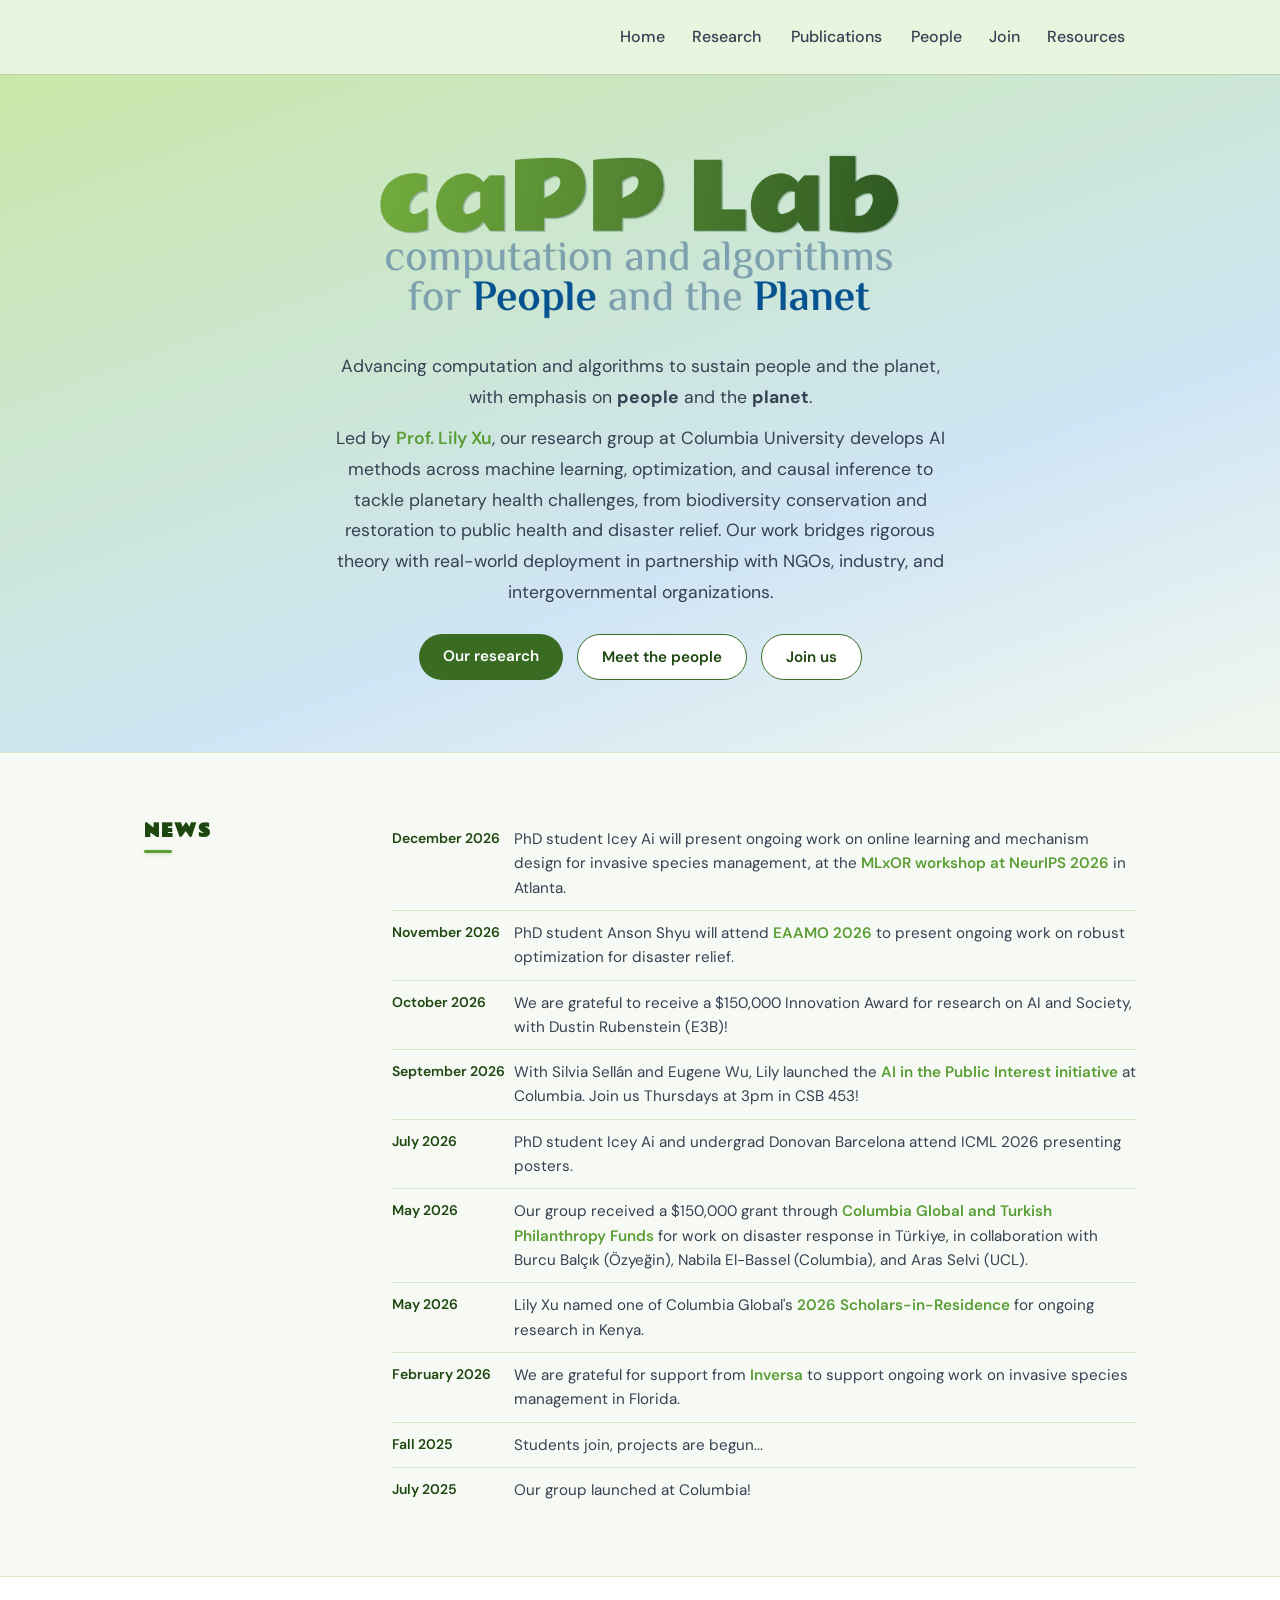
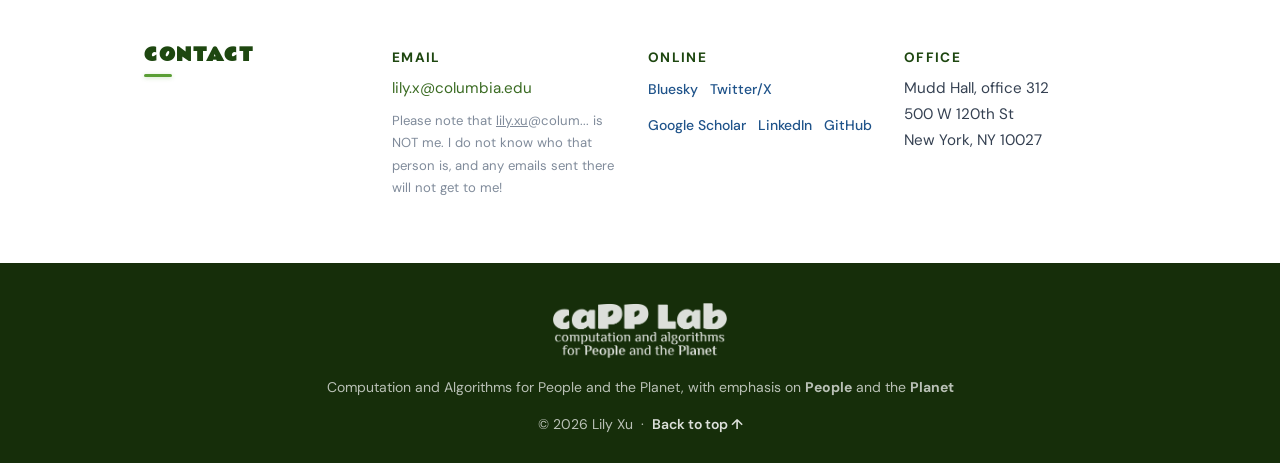
<file: index.html>
<!doctype html><html lang=en><script src="https://www.googletagmanager.com/gtag/js?id=G-HGBW3JQDHS" async></script><script>window.dataLayer=window.dataLayer||[];function gtag(){dataLayer.push(arguments)}gtag(`js`,/* @__PURE__ */ new Date),gtag(`config`,`G-HGBW3JQDHS`);</script><meta charset=utf-8><meta content="width=device-width,initial-scale=1" name=viewport><meta content="The caPP Lab at Columbia University advances computation and algorithms for people and the planet. We develop AI methods for decision-making under uncertainty, resource allocation, and multi-agent coordination." name=description><title>caPP Lab @ Columbia</title><link href=https://fonts.googleapis.com rel=preconnect><link href="https://fonts.googleapis.com/css2?family=Source+Serif+4:ital,opsz,wght@0,8..60,300;0,8..60,400;0,8..60,600;0,8..60,700;1,8..60,400&family=DM+Sans:opsz,wght@9..40,300;9..40,400;9..40,500;9..40,600&display=swap" rel=stylesheet><link href=./logo/fav/favicon-96x96.png rel=icon sizes=96x96 type=image/png><link href=./logo/fav/favicon.svg rel=icon type=image/svg+xml><link rel="shortcut icon" href=/logo/fav/favicon.ico><link href=/logo/fav/apple-touch-icon.png rel=apple-touch-icon sizes=180x180><link href=/logo/fav/site.webmanifest rel=manifest><link href=style.css rel=stylesheet><body><nav class=nav id=main-nav><div class=nav-inner><a class=nav-logo href=./> <img alt="caPP Lab" src=logo/logo_horizontal.png> </a><div class=nav-links id=nav-links><a data-text=Home href=./>Home</a><a data-text=Research href=research.html>Research</a><a data-text=Publications href=publications.html>Publications</a><a data-text=People href=people.html>People</a><a data-text=Join href=join.html>Join</a><a data-text=Resources href=resources.html>Resources</a></div><div class=nav-hamburger id=hamburger><span></span><span></span><span></span></div></div></nav><div class=page-content><header class=hero id=home-hero><div class=container><div class=hero-logo-wrap><img alt="caPP Lab — Computation and Algorithms for People and the Planet" src=logo/logo.png></div><p class=hero-desc>Advancing computation and algorithms to sustain people and the planet, with emphasis on <strong>people</strong> and the <strong>planet</strong>.<p class=hero-desc>Led by <a href=https://lily-x.github.io/ target=_blank>Prof. Lily Xu</a>, our research group at Columbia University develops AI methods across machine learning, optimization, and causal inference to tackle planetary health challenges, from biodiversity conservation and restoration to public health and disaster relief. Our work bridges rigorous theory with real-world deployment in partnership with NGOs, industry, and intergovernmental organizations.<div class=hero-cta-row><a class="hero-cta primary" href=research.html>Our research</a><a class="hero-cta secondary" href=people.html>Meet the people</a><a class="hero-cta secondary" href=join.html>Join us</a></div></div></header><section class=section><div class=container><div class=section-layout><div class=section-label><h2>News</h2></div><div><ul class=news-list><li><span class=news-date>December 2026</span> <span class=news-text>PhD student Icey Ai will present ongoing work on online learning and mechanism design for invasive species management, at the <a href=https://mlxor-2026.github.io/>MLxOR workshop at NeurIPS 2026</a> in Atlanta.</span><li><span class=news-date>November 2026</span> <span class=news-text>PhD student Anson Shyu will attend <a href=https://conference2026.eaamo.org/>EAAMO 2026</a> to present ongoing work on robust optimization for disaster relief.</span><li><span class=news-date>October 2026</span> <span class=news-text>We are grateful to receive a $150,000 Innovation Award for research on AI and Society, with Dustin Rubenstein (E3B)!</span><li><span class=news-date>September 2026</span> <span class=news-text>With Silvia Sellán and Eugene Wu, Lily launched the <a href="https://daplab.cs.columbia.edu/events.html?type=ai-in-the-public-interest">AI in the Public Interest initiative</a> at Columbia. Join us Thursdays at 3pm in CSB 453!</span><li><span class=news-date>July 2026</span> <span class=news-text>PhD student Icey Ai and undergrad Donovan Barcelona attend ICML 2026 presenting posters.</span><li><span class=news-date>May 2026</span> <span class=news-text>Our group received a $150,000 grant through <a href=https://globalcenters.columbia.edu/content/columbia-global-turkish-philanthropy-funds-resilience-initiative-awards-2026-award target=_blank>Columbia Global and Turkish Philanthropy Funds</a> for work on disaster response in Türkiye, in collaboration with Burcu Balçık (Özyeğin), Nabila El-Bassel (Columbia), and Aras Selvi (UCL).</span><li><span class=news-date>May 2026</span> <span class=news-text>Lily Xu named one of Columbia Global's <a href=https://globalcenters.columbia.edu/content/2026-scholars-residence>2026 Scholars-in-Residence</a> for ongoing research in Kenya.</span><li><span class=news-date>February 2026</span> <span class=news-text>We are grateful for support from <a href=https://inversa.com/ target=_blank>Inversa</a> to support ongoing work on invasive species management in Florida.</span><li><span class=news-date>Fall 2025</span> Students join, projects are begun...<li><span class=news-date>July 2025</span> Our group launched at Columbia!</ul></div></div></div></section><section class=section><div class=container><div class=section-layout><div class=section-label><h2>Contact</h2></div><div><div class=contact-grid><div class=contact-block><h3>Email</h3><address><a>lily.x@columbia.edu</a></address><p style=color:var(--text-light);opacity:.7;margin-top:8px;font-size:.82rem>Please note that <u>lily.xu</u>@colum... is NOT me. I do not know who that person is, and any emails sent there will not get to me!</div><div class=contact-block><h3>Online</h3><div class=social-links><a class=social-link href=https://bsky.app/profile/lilyxu.bsky.social target=_blank>Bluesky</a><a class=social-link href=https://www.twitter.com/lilyxu0 target=_blank>Twitter/X</a><br><a href="https://scholar.google.com/citations?user=ie3381cAAAAJ" class=social-link target=_blank>Google Scholar</a><a class=social-link href=https://www.linkedin.com/in/lilylxu target=_blank>LinkedIn</a><a class=social-link href=http://github.com/caPP-lab target=_blank>GitHub</a></div></div><div class=contact-block><h3>Office</h3><address>Mudd Hall, office 312<br>500 W 120th St<br>New York, NY 10027</address></div></div></div></div></div></section></div><footer class=footer><div class=container><div class=footer-logo><img alt="caPP Lab" src=logo/logo.png></div><p>Computation and Algorithms for People and the Planet, with emphasis on <strong>People</strong> and the <strong>Planet</strong><p style=margin-top:6px>© 2026 Lily Xu  ·  <a onclick="window.scrollTo(0,0);return false;" href=#>Back to top ↑</a></div></footer><script>// ===== Nav: scroll shadow + logo hide on home hero =====
function updateNavState(){var nav=document.getElementById(`main-nav`);nav.classList.toggle(`scrolled`,window.scrollY>10);var hero=document.getElementById(`home-hero`);if(hero){var heroBottom=hero.getBoundingClientRect().bottom;nav.classList.toggle(`nav-logo-hidden`,heroBottom>70)}else nav.classList.remove(`nav-logo-hidden`)}
// ===== Mobile menu =====
window.addEventListener(`scroll`,updateNavState,{passive:!0}),document.getElementById(`hamburger`).addEventListener(`click`,function(){document.getElementById(`nav-links`).classList.toggle(`open`)});
// ===== BibTeX toggle =====
function showbib(id){var el=document.getElementById(id);el&&(el.style.display=el.style.display===`block`?`none`:`block`)}
// Set active link in nav
document.querySelectorAll(`#pub-tabs .tab-btn`).forEach(function(btn){btn.addEventListener(`click`,function(){document.querySelectorAll(`#pub-tabs .tab-btn`).forEach(function(b){b.classList.remove(`active`)}),btn.classList.add(`active`);var area=btn.dataset.tab;document.querySelectorAll(`#pub-list .pub-item`).forEach(function(item){var areas=item.dataset.area?item.dataset.area.split(` `):[];item.style.display=area===`all`||areas.includes(area)?`block`:`none`})})}),updateNavState(),fadeIn(),document.querySelectorAll(`.nav-links a`).forEach(a=>{a.href.split(`/`).pop()===(location.href.split(`/`).pop()||`index.html`)&&a.classList.add(`active`)});</script>
</file>
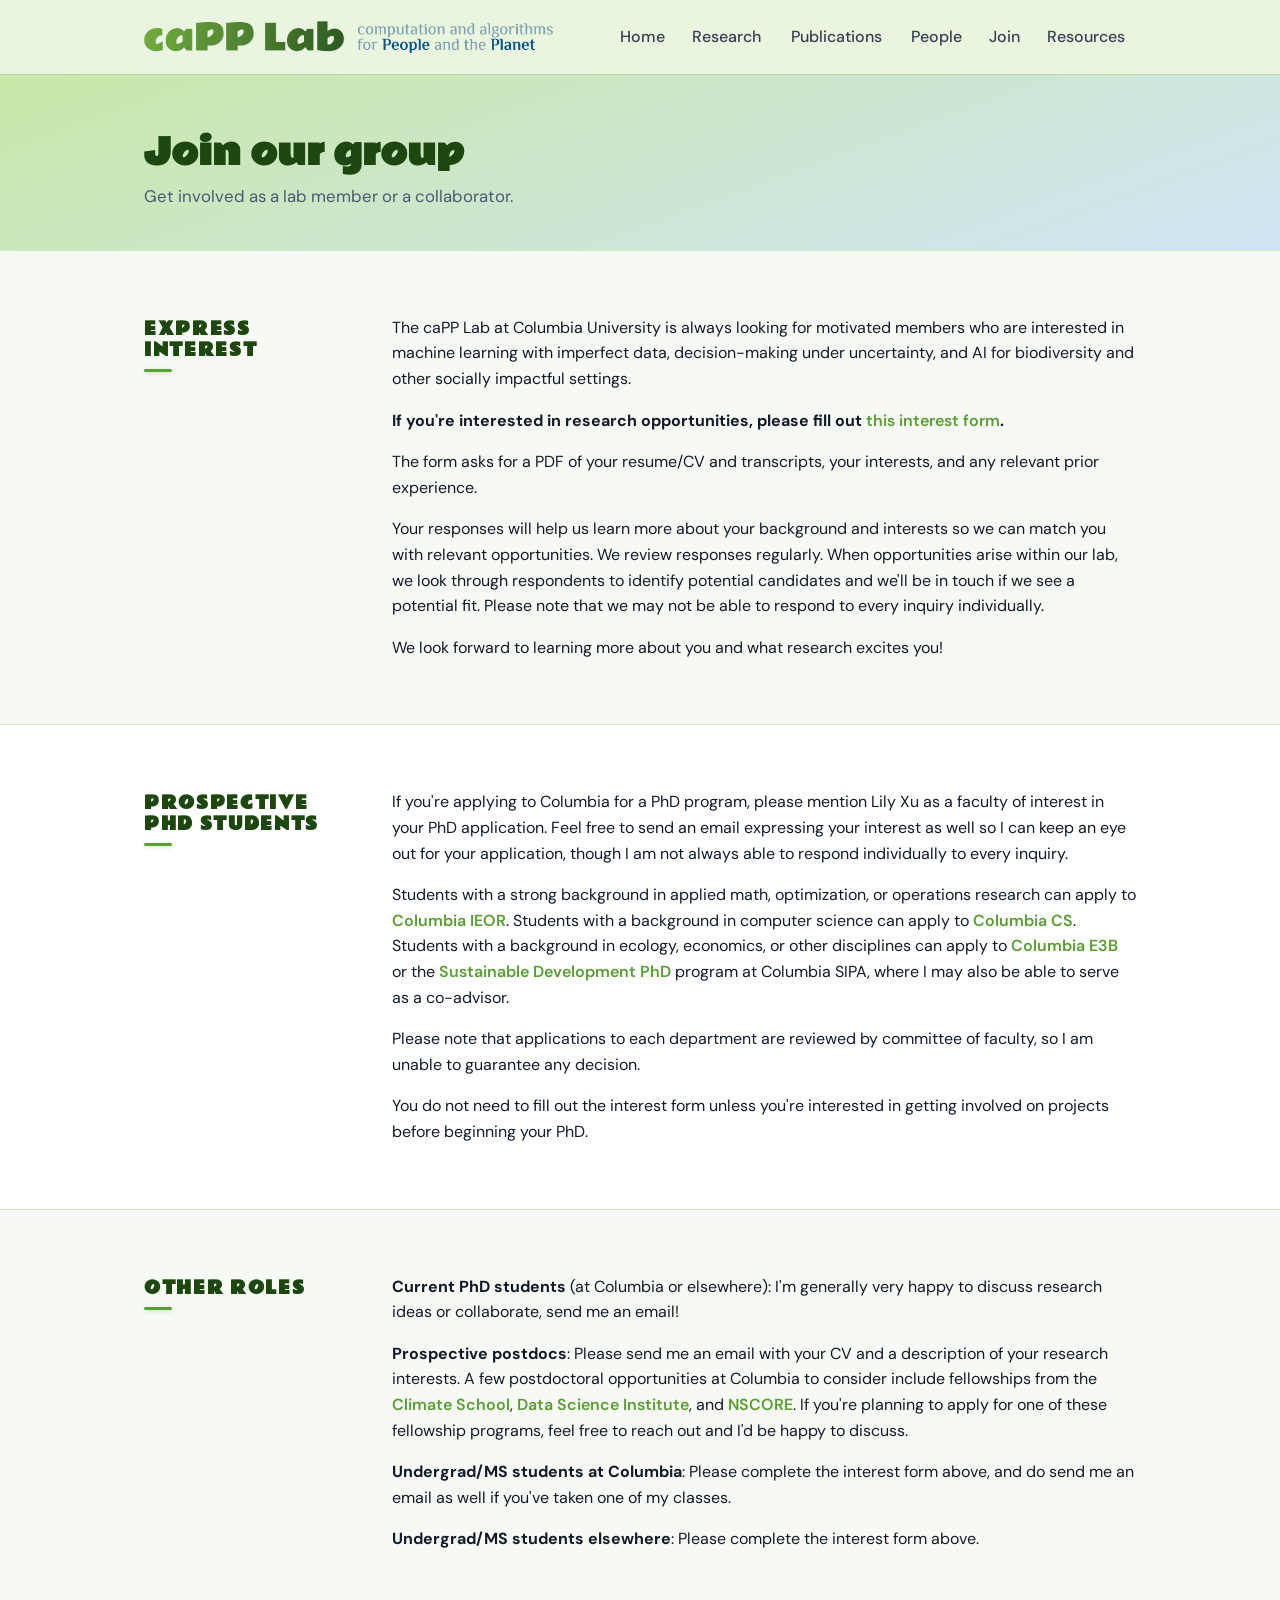
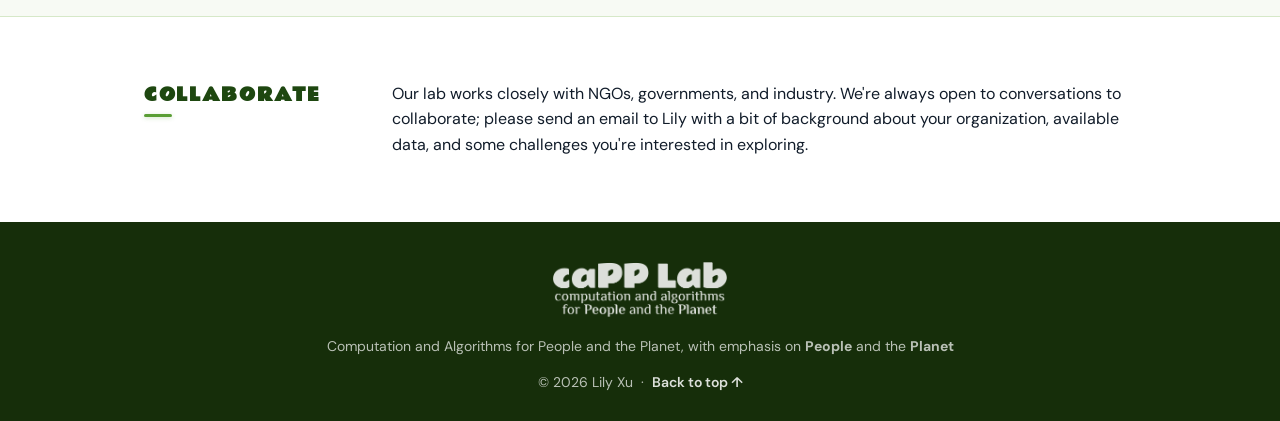
<file: join.html>
<!doctype html><html lang=en><script src="https://www.googletagmanager.com/gtag/js?id=G-HGBW3JQDHS" async></script><script>window.dataLayer=window.dataLayer||[];function gtag(){dataLayer.push(arguments)}gtag(`js`,/* @__PURE__ */ new Date),gtag(`config`,`G-HGBW3JQDHS`);</script><meta charset=utf-8><meta content="width=device-width,initial-scale=1" name=viewport><meta content="Learn about joining the caPP Lab at Columbia." name=description><title>Join — caPP Lab @ Columbia</title><link href=https://fonts.googleapis.com rel=preconnect><link href="https://fonts.googleapis.com/css2?family=Source+Serif+4:ital,opsz,wght@0,8..60,300;0,8..60,400;0,8..60,600;0,8..60,700;1,8..60,400&family=DM+Sans:opsz,wght@9..40,300;9..40,400;9..40,500;9..40,600&display=swap" rel=stylesheet><link href=./logo/fav/favicon-96x96.png rel=icon sizes=96x96 type=image/png><link href=./logo/fav/favicon.svg rel=icon type=image/svg+xml><link rel="shortcut icon" href=/logo/fav/favicon.ico><link href=/logo/fav/apple-touch-icon.png rel=apple-touch-icon sizes=180x180><link href=/logo/fav/site.webmanifest rel=manifest><link href=style.css rel=stylesheet><body><nav class=nav id=main-nav><div class=nav-inner><a class=nav-logo href=./> <img alt="caPP Lab" src=logo/logo_horizontal.png> </a><div class=nav-links id=nav-links><a data-text=Home href=./>Home</a><a data-text=Research href=research.html>Research</a><a data-text=Publications href=publications.html>Publications</a><a data-text=People href=people.html>People</a><a data-text=Join href=join.html>Join</a><a data-text=Resources href=resources.html>Resources</a></div><div class=nav-hamburger id=hamburger><span></span><span></span><span></span></div></div></nav><div class=page-content><div class=page-hero><div class=container><h1>Join our group</h1><p>Get involved as a lab member or a collaborator.</div></div><section class=section><div class=container><div class=section-layout><div class=section-label><h2>Express interest</h2></div><div><p>The caPP Lab at Columbia University is always looking for motivated members who are interested in machine learning with imperfect data, decision-making under uncertainty, and AI for biodiversity and other socially impactful settings.<p><strong>If you're interested in research opportunities, please fill out <a href=https://forms.gle/fFc4DnTFp741yxHz9 target=_blank>this interest form</a>.</strong><p>The form asks for a PDF of your resume/CV and transcripts, your interests, and any relevant prior experience.<p>Your responses will help us learn more about your background and interests so we can match you with relevant opportunities. We review responses regularly. When opportunities arise within our lab, we look through respondents to identify potential candidates and we'll be in touch if we see a potential fit. Please note that we may not be able to respond to every inquiry individually.<p>We look forward to learning more about you and what research excites you!</div></div></div></section><section class=section><div class=container><div class=section-layout><div class=section-label><h2>Prospective PhD students</h2></div><div><p>If you're applying to Columbia for a PhD program, please mention Lily Xu as a faculty of interest in your PhD application. Feel free to send an email expressing your interest as well so I can keep an eye out for your application, though I am not always able to respond individually to every inquiry.<p>Students with a strong background in applied math, optimization, or operations research can apply to <a href=https://ieor.columbia.edu/ target=_blank>Columbia IEOR</a>. Students with a background in computer science can apply to <a href=https://www.cs.columbia.edu/education/phd/ target=_blank>Columbia CS</a>. Students with a background in ecology, economics, or other disciplines can apply to <a href=https://e3b.columbia.edu/students/prospective/phd/ target=_blank>Columbia E3B</a> or the <a href=https://www.sipa.columbia.edu/sipa-education/phd-sustainable-development target=_blank>Sustainable Development PhD</a> program at Columbia SIPA, where I may also be able to serve as a co-advisor.<p>Please note that applications to each department are reviewed by committee of faculty, so I am unable to guarantee any decision.<p>You do not need to fill out the interest form unless you're interested in getting involved on projects before beginning your PhD.</div></div></div></section><section class=section><div class=container><div class=section-layout><div class=section-label><h2>Other roles</h2></div><div><p><strong>Current PhD students</strong> (at Columbia or elsewhere): I'm generally very happy to discuss research ideas or collaborate, send me an email!<p><strong>Prospective postdocs</strong>: Please send me an email with your CV and a description of your research interests. A few postdoctoral opportunities at Columbia to consider include fellowships from the <a href=https://www.climate.columbia.edu/postdoctoral-research-program>Climate School</a>, <a href=https://datascience.columbia.edu/research/students-postdocs>Data Science Institute</a>, and <a href=https://nscore.columbia.edu/content/postdoctoral-fellowships>NSCORE</a>. If you're planning to apply for one of these fellowship programs, feel free to reach out and I'd be happy to discuss.<p><strong>Undergrad/MS students at Columbia</strong>: Please complete the interest form above, and do send me an email as well if you've taken one of my classes.<p><strong>Undergrad/MS students elsewhere</strong>: Please complete the interest form above.</div></div></div></section><section class=section><div class=container><div class=section-layout><div class=section-label><h2>Collaborate</h2></div><div><p>Our lab works closely with NGOs, governments, and industry. We're always open to conversations to collaborate; please send an email to Lily with a bit of background about your organization, available data, and some challenges you're interested in exploring.</div></div></div></section></div><footer class=footer><div class=container><div class=footer-logo><img alt="caPP Lab" src=logo/logo.png></div><p>Computation and Algorithms for People and the Planet, with emphasis on <strong>People</strong> and the <strong>Planet</strong><p style=margin-top:6px>© 2026 Lily Xu  ·  <a onclick="window.scrollTo(0,0);return false;" href=#>Back to top ↑</a></div></footer><script>// ===== Nav: scroll shadow + logo hide on home hero =====
function updateNavState(){var nav=document.getElementById(`main-nav`);nav.classList.toggle(`scrolled`,window.scrollY>10);var hero=document.getElementById(`home-hero`);if(hero){var heroBottom=hero.getBoundingClientRect().bottom;nav.classList.toggle(`nav-logo-hidden`,heroBottom>70)}else nav.classList.remove(`nav-logo-hidden`)}
// ===== Mobile menu =====
window.addEventListener(`scroll`,updateNavState,{passive:!0}),document.getElementById(`hamburger`).addEventListener(`click`,function(){document.getElementById(`nav-links`).classList.toggle(`open`)});
// ===== BibTeX toggle =====
function showbib(id){var el=document.getElementById(id);el&&(el.style.display=el.style.display===`block`?`none`:`block`)}
// Set active link in nav
document.querySelectorAll(`#pub-tabs .tab-btn`).forEach(function(btn){btn.addEventListener(`click`,function(){document.querySelectorAll(`#pub-tabs .tab-btn`).forEach(function(b){b.classList.remove(`active`)}),btn.classList.add(`active`);var area=btn.dataset.tab;document.querySelectorAll(`#pub-list .pub-item`).forEach(function(item){var areas=item.dataset.area?item.dataset.area.split(` `):[];item.style.display=area===`all`||areas.includes(area)?`block`:`none`})})}),updateNavState(),fadeIn(),document.querySelectorAll(`.nav-links a`).forEach(a=>{a.href.split(`/`).pop()===(location.href.split(`/`).pop()||`index.html`)&&a.classList.add(`active`)});</script>
</file>
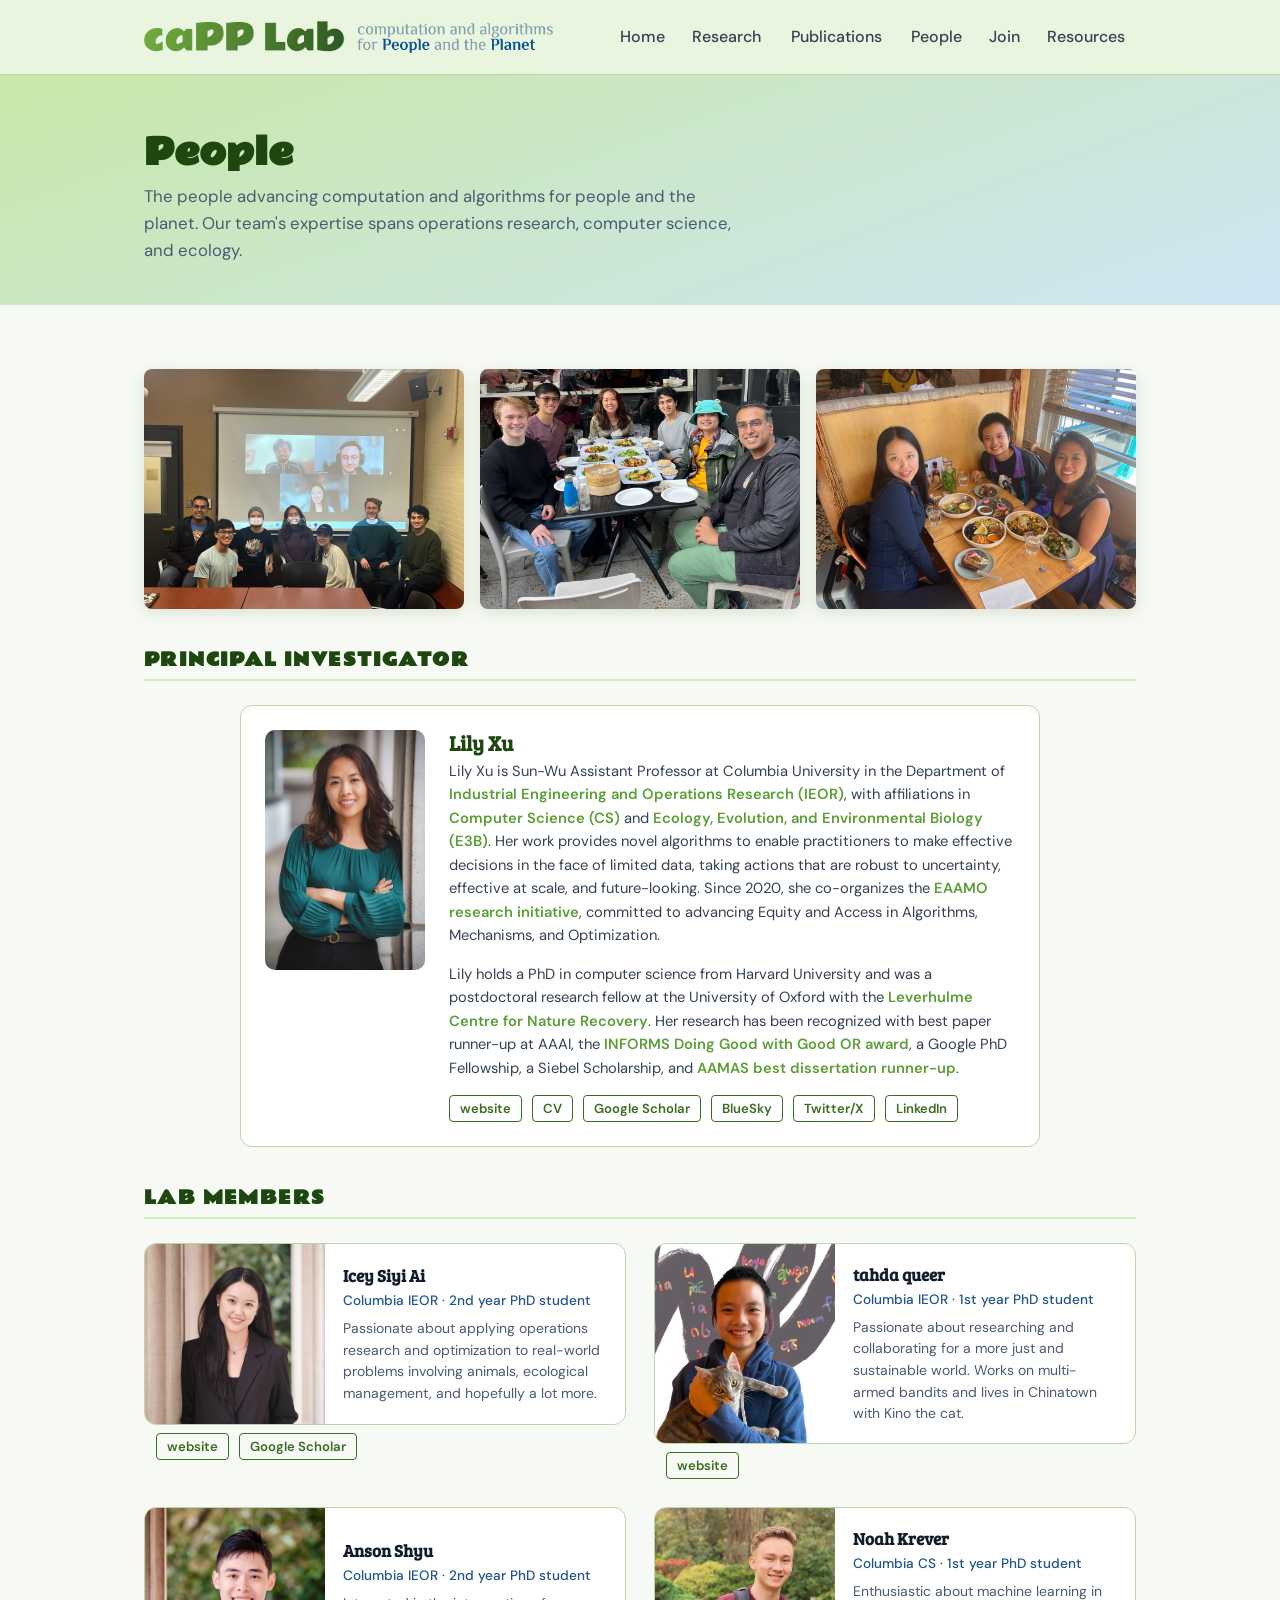
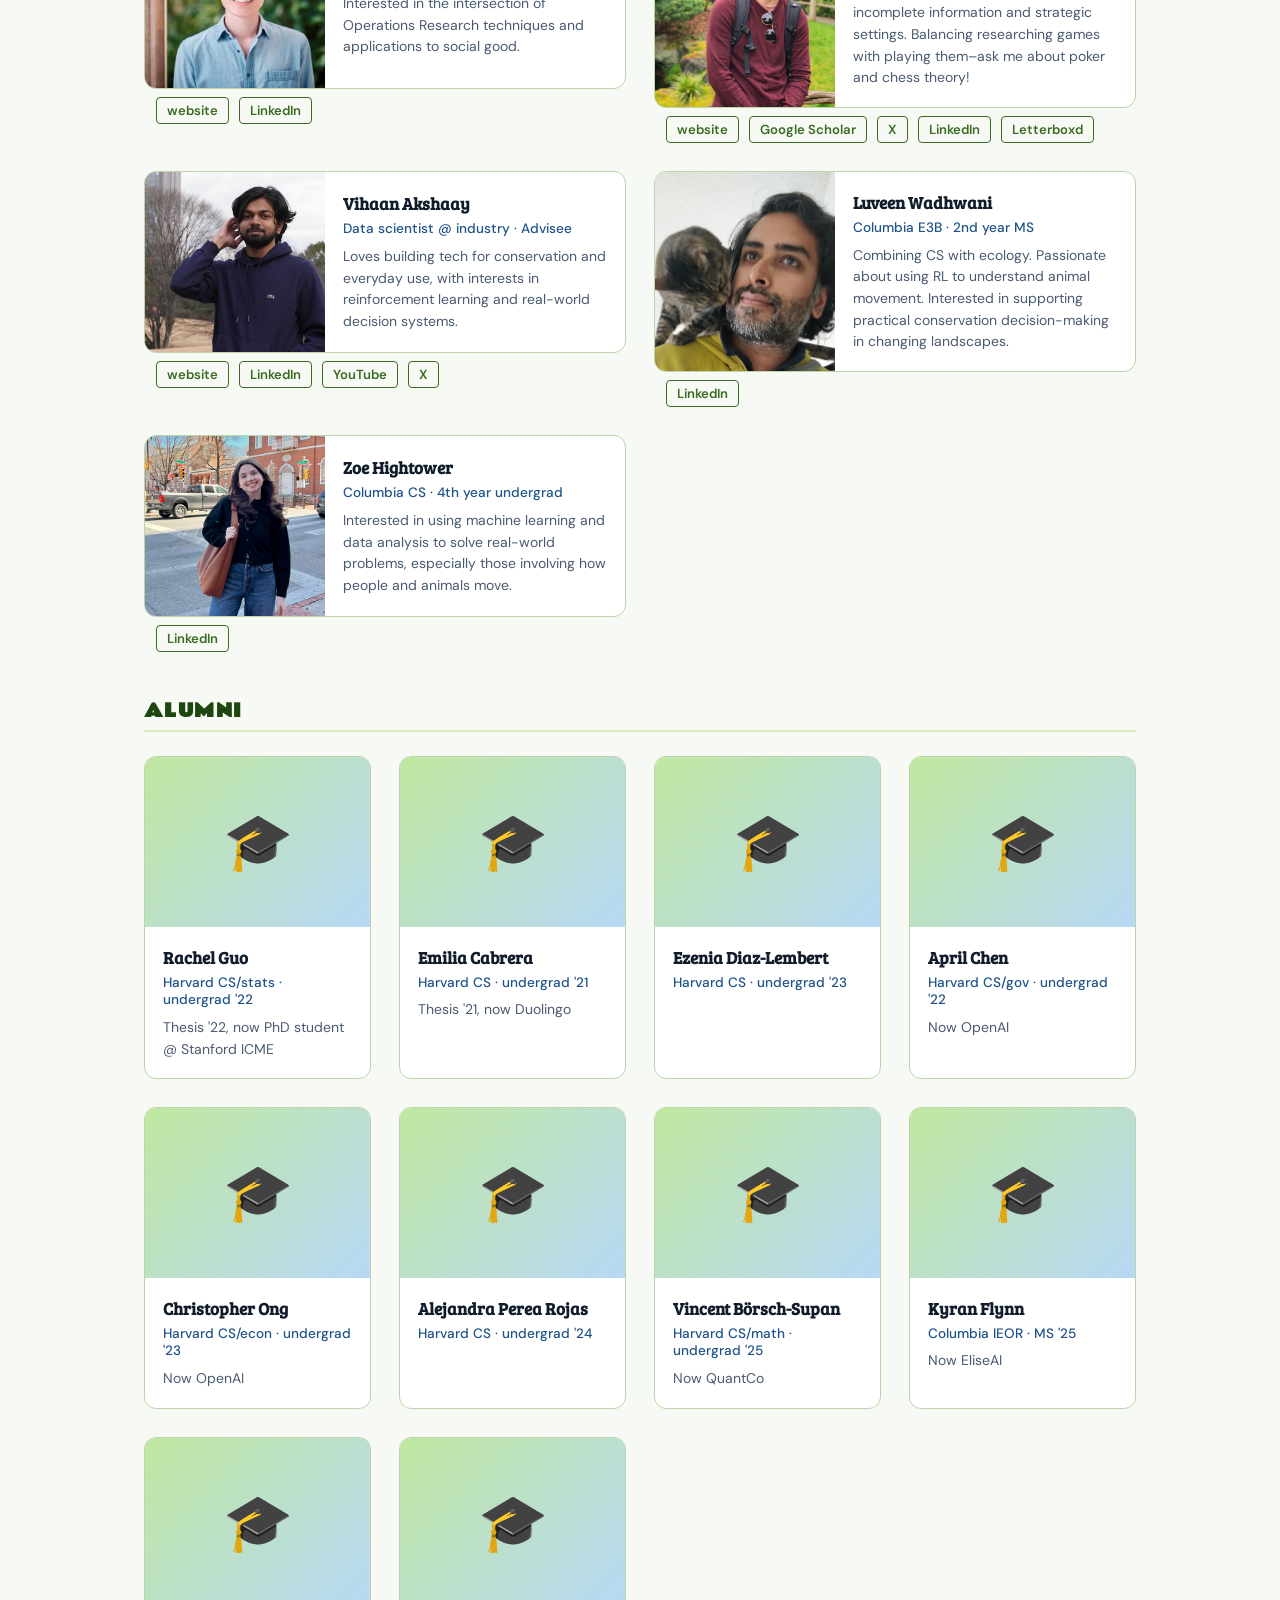
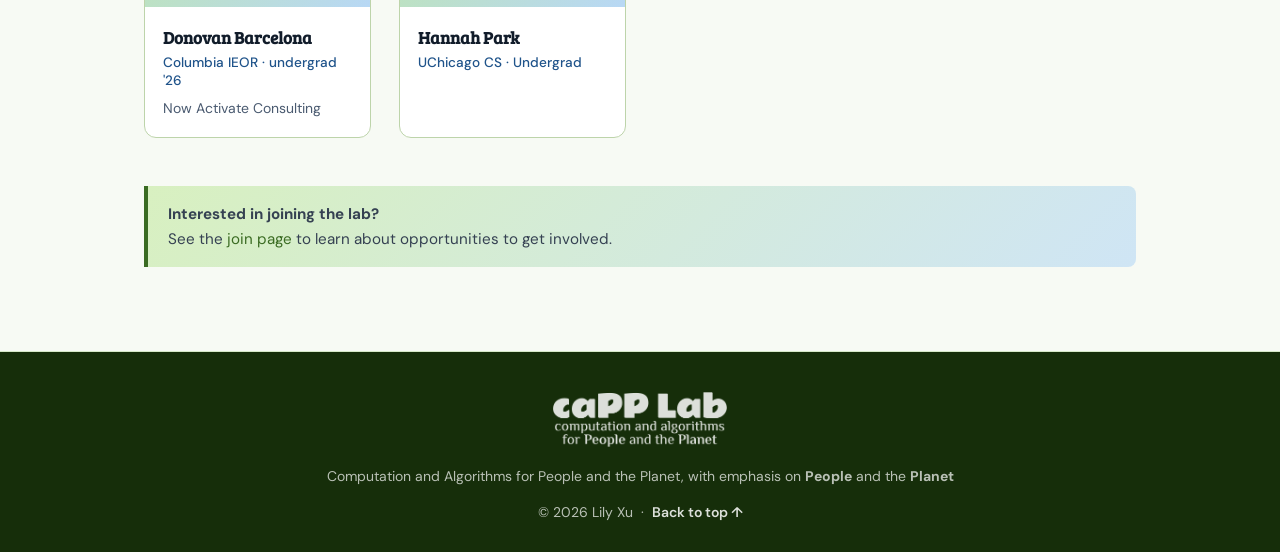
<file: people.html>
<!doctype html><html lang=en><script src="https://www.googletagmanager.com/gtag/js?id=G-HGBW3JQDHS" async></script><script>window.dataLayer=window.dataLayer||[];function gtag(){dataLayer.push(arguments)}gtag(`js`,/* @__PURE__ */ new Date),gtag(`config`,`G-HGBW3JQDHS`);</script><meta charset=utf-8><meta content="width=device-width,initial-scale=1" name=viewport><meta content="Meet members of the caPP Lab, working to advance computation and algorithms for people and the planet." name=description><title>People — caPP Lab @ Columbia</title><link href=https://fonts.googleapis.com rel=preconnect><link href="https://fonts.googleapis.com/css2?family=Source+Serif+4:ital,opsz,wght@0,8..60,300;0,8..60,400;0,8..60,600;0,8..60,700;1,8..60,400&family=DM+Sans:opsz,wght@9..40,300;9..40,400;9..40,500;9..40,600&display=swap" rel=stylesheet><link href=./logo/fav/favicon-96x96.png rel=icon sizes=96x96 type=image/png><link href=./logo/fav/favicon.svg rel=icon type=image/svg+xml><link rel="shortcut icon" href=/logo/fav/favicon.ico><link href=/logo/fav/apple-touch-icon.png rel=apple-touch-icon sizes=180x180><link href=/logo/fav/site.webmanifest rel=manifest><link href=style.css rel=stylesheet><body><nav class=nav id=main-nav><div class=nav-inner><a class=nav-logo href=./> <img alt="caPP Lab" src=logo/logo_horizontal.png> </a><div class=nav-links id=nav-links><a data-text=Home href=./>Home</a><a data-text=Research href=research.html>Research</a><a data-text=Publications href=publications.html>Publications</a><a data-text=People href=people.html>People</a><a data-text=Join href=join.html>Join</a><a data-text=Resources href=resources.html>Resources</a></div><div class=nav-hamburger id=hamburger><span></span><span></span><span></span></div></div></nav><div class=page-content><div class=page-hero><div class=container><div class=page-hero-inner><div style=flex:1><h1>People</h1><p>The people advancing computation and algorithms for people and the planet. Our team's expertise spans operations research, computer science, and ecology.</div></div></div></div><section class=section><div class=container><div class=photo-row><img alt="During a weekly lab meeting" title="During a weekly lab meeting. Photo by Puneet Bagga." class=photo-row-img src=img/lab2025.jpeg><img alt="Lunch at Wu & Nussbaum to host a visitor." title="Lunch at Wu & Nussbaum to host a visitor (who is taking the photo!). Photo by Irina Tolkova." class=photo-row-img src=img/lab2025lunch.jpeg><img alt="Lunch after watching a film on the Florida Everglades during NYC Climate Week 2025." title="Lunch after watching a film on the Florida Everglades during NYC Climate Week 2025." class=photo-row-img src=img/lab2025climateweek.jpeg></div><h2 class=people-section-title>Principal Investigator</h2><div class=pi-row><div class=pi-photo><img alt="Lily Xu" src=img/headshots/LilyXu.jpg></div><div><h2 class=pi-name>Lily Xu</h2><p style=color:var(--slate);font-size:.92rem>Lily Xu is Sun-Wu Assistant Professor at Columbia University in the Department of <a href=https://ieor.columbia.edu/ target=_blank>Industrial Engineering and Operations Research (IEOR)</a>, with affiliations in <a href=https://www.cs.columbia.edu/ target=_blank>Computer Science (CS)</a> and <a href=https://e3b.columbia.edu/ target=_blank>Ecology, Evolution, and Environmental Biology (E3B)</a>.  Her work provides novel algorithms to enable practitioners to make effective decisions in the face of limited data, taking actions that are robust to uncertainty, effective at scale, and future-looking. Since 2020, she co-organizes the <a href=https://www.eaamo.org/ target=_blank>EAAMO research initiative</a>, committed to advancing Equity and Access in Algorithms, Mechanisms, and Optimization.<p style=color:var(--slate);font-size:.92rem>Lily holds a PhD in computer science from Harvard University and was a postdoctoral research fellow at the University of Oxford with the <a href=https://naturerecovery.ox.ac.uk/ target=_blank>Leverhulme Centre for Nature Recovery</a>. Her research has been recognized with best paper runner-up at AAAI, the <a href=https://www.informs.org/Recognizing-Excellence/Award-Recipients/Lily-Xu target=_blank>INFORMS Doing Good with Good OR award</a>, a Google PhD Fellowship, a Siebel Scholarship, and <a href=https://aamas2025.org/index.php/conference/awards/victor-lesser-distinguished-dissertation-award/ target=_blank>AAMAS best dissertation runner-up</a>.<div class=pi-links><a class=pi-link href=https://lily-x.github.io/ target=_blank>website</a><a class=pi-link href=https://lily-x.github.io/LilyXu-cv.pdf target=_blank>CV</a><a href="https://scholar.google.com/citations?user=ie3381cAAAAJ" class=pi-link target=_blank>Google Scholar</a><a class=pi-link href=https://bsky.app/profile/lilyxu.bsky.social target=_blank>BlueSky</a><a class=pi-link href=https://www.twitter.com/lilyxu0 target=_blank>Twitter/X</a><a class=pi-link href=https://www.linkedin.com/in/lilylxu target=_blank>LinkedIn</a></div></div></div><h2 class=people-section-title>Lab members</h2><div class=people-grid><div class=people-card><div class=people-card-inner><div class=people-card-front><img alt="Icey Siyi Ai" class=people-card-img src=img/students/icey.jpg><div class=people-card-body><p class=people-card-name>Icey Siyi Ai<p class=people-card-role>Columbia IEOR · 2nd year PhD student<p class=people-card-bio>Passionate about applying operations research and optimization to real-world problems involving animals, ecological management, and hopefully a lot more.</div></div><div class=people-card-back><p>Hi! I'm a second-year IEOR PhD student at Columbia University, advised by Lily Xu and Cliff Stein. I'm interested in using optimization and operations research to tackle real-world problems involving animals and ecosystems. Currently, I’m working with Lily on how to use bandits to more effectively remove invasive species in Florida. Before Columbia, I studied math at Princeton, where I worked with Maria Chudnovsky on structural graph theory. I love research that combines rigorous mathematical thinking with ecological and social impact.</div></div><div class=persistent-links><div class=pi-links><a class=pi-link href=https://iceysiyiai.github.io/ target=_blank>website</a><a href="https://scholar.google.com/citations?user=86xm4gMAAAAJ&hl=en" class=pi-link target=_blank>Google Scholar</a></div></div></div><div class=people-card><div class=people-card-inner><div class=people-card-front><img alt="tahda queer" class=people-card-img src=img/students/tahda.jpg><div class=people-card-body><p class=people-card-name>tahda queer<p class=people-card-role>Columbia IEOR · 1st year PhD student<p class=people-card-bio>Passionate about researching and collaborating for a more just and sustainable world. Works on multi-armed bandits and lives in Chinatown with Kino the cat.</div></div><div class=people-card-back><p>Hi! My name is tahda queer, and I go by any gender-neutral pronouns. I am passionate about researching and collaborating for a more just and sustainable world. My research interests include multi-armed bandits, algebraic statistics, biodiversity, and civic engagement. I’m fortunate to have Lily as my PhD advisor, and I also feel lucky to have been guided by many generous mentors when I majored in mathematics and interdisciplinary studies at CUNY. Some other facts about me: I am a Chinatown resident living with Kino the cat, and I love that I can get freshly made tofu from neighborhood delis!</div></div><div class=persistent-links><div class=pi-links><a class=pi-link href=https://www.tqueer.com/ target=_blank>website</a></div></div></div><div class=people-card><div class=people-card-inner><div class=people-card-front><img alt="Anson Shyu" class=people-card-img src=img/students/anson.jpeg><div class=people-card-body><p class=people-card-name>Anson Shyu<p class=people-card-role>Columbia IEOR · 2nd year PhD student<p class=people-card-bio>Interested in the intersection of Operations Research techniques and applications to social good.</div></div><div class=people-card-back><p>Anson Shyu is a PhD student in the Department of Industrial Engineering and Operations Research at Columbia University. Anson joined the department in 2025 after earning a Sc.B. in Applied Mathematics–Economics from Brown University and working in the professional services industry. He is advised by Professor Lily Xu, and his research interests include OR methods and applications that serve social impact goals, such as disaster relief and government policies.</div></div><div class=persistent-links><div class=pi-links><a class=pi-link href=https://s-anson.github.io/ target=_blank>website</a><a class=pi-link href=https://www.linkedin.com/in/s-anson/ target=_blank>LinkedIn</a></div></div></div><div class=people-card><div class=people-card-inner><div class=people-card-front><img alt="Noah Krever" class=people-card-img src=img/students/noah.jpg><div class=people-card-body><p class=people-card-name>Noah Krever<p class=people-card-role>Columbia CS · 1st year PhD student<p class=people-card-bio>Enthusiastic about machine learning in incomplete information and strategic settings. Balancing researching games with playing them–ask me about poker and chess theory!</div></div><div class=people-card-back><p>Hello! I’m a first-year computer science PhD student at Columbia University advised by Lily Xu and Rachel Cummings. My research interests lie at the intersection of machine learning and computational economics, drawing on tools from game theory, statistics, and optimization. I am particularly interested in the foundations of algorithmic decision-making in strategic and incomplete-information settings, as well as their responsible applications in society. In my spare time, I love playing and studying strategy games like poker and chess, as well as playing soccer, volleyball, and Rocket League. I also enjoy watching and writing about movies, check out my Letterboxd!</div></div><div class=persistent-links><div class=pi-links><a class=pi-link href=https://noahkrever.github.io/ target=_blank>website</a><a href="https://scholar.google.com/citations?user=YhP046wAAAAJ" class=pi-link target=_blank>Google Scholar</a><a class=pi-link href=https://x.com/noahkrever target=_blank>X</a><a class=pi-link href=https://www.linkedin.com/in/noahkrever/ target=_blank>LinkedIn</a><a class=pi-link href=https://boxd.it/8NtDd target=_blank>Letterboxd</a></div></div></div><div class=people-card><div class=people-card-inner><div class=people-card-front><img alt="Vihaan Akshaay" class=people-card-img src=img/students/vihaan.jpg><div class=people-card-body><p class=people-card-name>Vihaan Akshaay<p class=people-card-role>Data scientist @ industry · Advisee<p class=people-card-bio>Loves building tech for conservation and everyday use, with interests in reinforcement learning and real-world decision systems.</div></div><div class=people-card-back><p>Hi! I’m Vihaan, a research engineer with a background in computer science and robotics. I enjoy building tech for conservation work and for myself and people around me. I’ve worked on projects combining satellite data, ecological signals, and human behavior to support real-world decisions. As I struggle to keep up with how fast AI evolves, I like to step away by speedsolving the Rubik’s cube, playing chess, and going on road trips where I record videos and share them on my website and YouTube channel.</div></div><div class=persistent-links><div class=pi-links><a class=pi-link href=https://vihaanakshaay.github.io/ target=_blank>website</a><a class=pi-link href=https://www.linkedin.com/in/vihaanakshaayrajendiran/ target=_blank>LinkedIn</a><a class=pi-link href=https://www.youtube.com/@VihaanAkshaay target=_blank>YouTube</a><a class=pi-link href=https://x.com/akshaytigerine target=_blank>X</a></div></div></div><div class=people-card><div class=people-card-inner><div class=people-card-front><img alt="Luveen Wadhwani" class=people-card-img src=img/students/luveen.jpg><div class=people-card-body><p class=people-card-name>Luveen Wadhwani<p class=people-card-role>Columbia E3B · 2nd year MS<p class=people-card-bio>Combining CS with ecology. Passionate about using RL to understand animal movement. Interested in supporting practical conservation decision-making in changing landscapes.</div></div><div class=people-card-back><p>Hi! I’m Luveen, a second-year Columbia E3B master’s student with a background in computer science and over a decade of software engineering experience. I’m excited about using AI, machine learning, and computer vision to support conservation decision-making. My research uses inverse reinforcement learning to model large-mammal movement, and I’m interested in helping models work in changing landscapes and in places with scarce data. Conservation photography has taken me to Kenya, Tanzania, Rwanda, and Mongolia. I love cooking, movies, yoga, hiking, and finding cozy bookstores and coffee shops. And this is Maggi, my beloved black tabby and headshot companion!</div></div><div class=persistent-links><div class=pi-links><a class=pi-link href=https://www.linkedin.com/in/luveenw/ target=_blank>LinkedIn</a></div></div></div><div class=people-card><div class=people-card-inner><div class=people-card-front><img alt="Zoe Hightower" class=people-card-img src=img/students/zoe.jpeg><div class=people-card-body><p class=people-card-name>Zoe Hightower<p class=people-card-role>Columbia CS · 4th year undergrad<p class=people-card-bio>Interested in using machine learning and data analysis to solve real-world problems, especially those involving how people and animals move.</div></div><div class=people-card-back><p>Hi! I’m Zoe, a senior at Columbia College studying computer science. My research interests include geospatial analysis and applying machine learning to problems that affect people and animals. Before joining caPP, I worked with Professor Vijay Modi to better understand energy and water allocation in Zambia and other developing countries. My favorite project so far is a Citi Bike station demand forecaster, a LightGBM model that estimates how busy stations are at a given time. Outside of research, I love trying new coffee shops, playing with my cat Charles, reading, and doing Sudoku!</div></div><div class=persistent-links><div class=pi-links><a class=pi-link href=https://www.linkedin.com/in/zoe-hightower/ target=_blank>LinkedIn</a></div></div></div></div><h2 class=people-section-title style=margin-top:48px>Alumni</h2><div class=alumni-grid><div class=alumni-card><div class="alumni-card-img placeholder">🎓</div><div class=alumni-card-body><p class=people-card-name>Rachel Guo<p class=people-card-role>Harvard CS/stats · undergrad '22<p class=people-card-bio>Thesis '22, now PhD student @ Stanford ICME</div></div><div class=alumni-card><div class="alumni-card-img placeholder">🎓</div><div class=alumni-card-body><p class=people-card-name>Emilia Cabrera<p class=people-card-role>Harvard CS · undergrad '21<p class=people-card-bio>Thesis '21, now Duolingo</div></div><div class=alumni-card><div class="alumni-card-img placeholder">🎓</div><div class=alumni-card-body><p class=people-card-name>Ezenia Diaz-Lembert<p class=people-card-role>Harvard CS · undergrad '23<p class=people-card-bio></div></div><div class=alumni-card><div class="alumni-card-img placeholder">🎓</div><div class=alumni-card-body><p class=people-card-name>April Chen<p class=people-card-role>Harvard CS/gov · undergrad '22<p class=people-card-bio>Now OpenAI</div></div><div class=alumni-card><div class="alumni-card-img placeholder">🎓</div><div class=alumni-card-body><p class=people-card-name>Christopher Ong<p class=people-card-role>Harvard CS/econ · undergrad '23<p class=people-card-bio>Now OpenAI</div></div><div class=alumni-card><div class="alumni-card-img placeholder">🎓</div><div class=alumni-card-body><p class=people-card-name>Alejandra Perea Rojas<p class=people-card-role>Harvard CS · undergrad '24<p class=people-card-bio></div></div><div class=alumni-card><div class="alumni-card-img placeholder">🎓</div><div class=alumni-card-body><p class=people-card-name>Vincent Börsch-Supan<p class=people-card-role>Harvard CS/math · undergrad '25<p class=people-card-bio>Now QuantCo</div></div><div class=alumni-card><div class="alumni-card-img placeholder">🎓</div><div class=alumni-card-body><p class=people-card-name>Kyran Flynn<p class=people-card-role>Columbia IEOR · MS '25<p class=people-card-bio>Now EliseAI</div></div><div class=alumni-card><div class="alumni-card-img placeholder">🎓</div><div class=alumni-card-body><p class=people-card-name>Donovan Barcelona<p class=people-card-role>Columbia IEOR · undergrad '26<p class=people-card-bio>Now Activate Consulting</div></div><div class=alumni-card><div class="alumni-card-img placeholder">🎓</div><div class=alumni-card-body><p class=people-card-name>Hannah Park<p class=people-card-role>UChicago CS · Undergrad<p class=people-card-bio></div></div></div><div class=highlight-box style=margin-top:48px><strong>Interested in joining the lab?</strong><br> See the <a href=join.html>join page</a> to learn about opportunities to get involved.</div></div></section><script>document.addEventListener(`DOMContentLoaded`,()=>{let cards=document.querySelectorAll(`.people-card-inner`);
// Optional bonus: If the user taps anywhere on the empty background, unflip all cards
cards.forEach(card=>{card.addEventListener(`click`,e=>{
// If the user clicks a link INSIDE the card (like a name), let the link work normally!
if(e.target.closest(`a`))return;
// Check if the card we just tapped is already flipped
let isFlipped=card.classList.contains(`is-flipped`);
// Step 2: If the card wasn't already flipped, flip it now!
cards.forEach(c=>c.classList.remove(`is-flipped`)),isFlipped||card.classList.add(`is-flipped`)})}),document.addEventListener(`click`,e=>{e.target.closest(`.people-card`)||cards.forEach(c=>c.classList.remove(`is-flipped`))})});</script></div><footer class=footer><div class=container><div class=footer-logo><img alt="caPP Lab" src=logo/logo.png></div><p>Computation and Algorithms for People and the Planet, with emphasis on <strong>People</strong> and the <strong>Planet</strong><p style=margin-top:6px>© 2026 Lily Xu  ·  <a onclick="window.scrollTo(0,0);return false;" href=#>Back to top ↑</a></div></footer><script>// ===== Nav: scroll shadow + logo hide on home hero =====
function updateNavState(){var nav=document.getElementById(`main-nav`);nav.classList.toggle(`scrolled`,window.scrollY>10);var hero=document.getElementById(`home-hero`);if(hero){var heroBottom=hero.getBoundingClientRect().bottom;nav.classList.toggle(`nav-logo-hidden`,heroBottom>70)}else nav.classList.remove(`nav-logo-hidden`)}
// ===== Mobile menu =====
window.addEventListener(`scroll`,updateNavState,{passive:!0}),document.getElementById(`hamburger`).addEventListener(`click`,function(){document.getElementById(`nav-links`).classList.toggle(`open`)});
// ===== BibTeX toggle =====
function showbib(id){var el=document.getElementById(id);el&&(el.style.display=el.style.display===`block`?`none`:`block`)}
// Set active link in nav
document.querySelectorAll(`#pub-tabs .tab-btn`).forEach(function(btn){btn.addEventListener(`click`,function(){document.querySelectorAll(`#pub-tabs .tab-btn`).forEach(function(b){b.classList.remove(`active`)}),btn.classList.add(`active`);var area=btn.dataset.tab;document.querySelectorAll(`#pub-list .pub-item`).forEach(function(item){var areas=item.dataset.area?item.dataset.area.split(` `):[];item.style.display=area===`all`||areas.includes(area)?`block`:`none`})})}),updateNavState(),fadeIn(),document.querySelectorAll(`.nav-links a`).forEach(a=>{a.href.split(`/`).pop()===(location.href.split(`/`).pop()||`index.html`)&&a.classList.add(`active`)});</script>
</file>
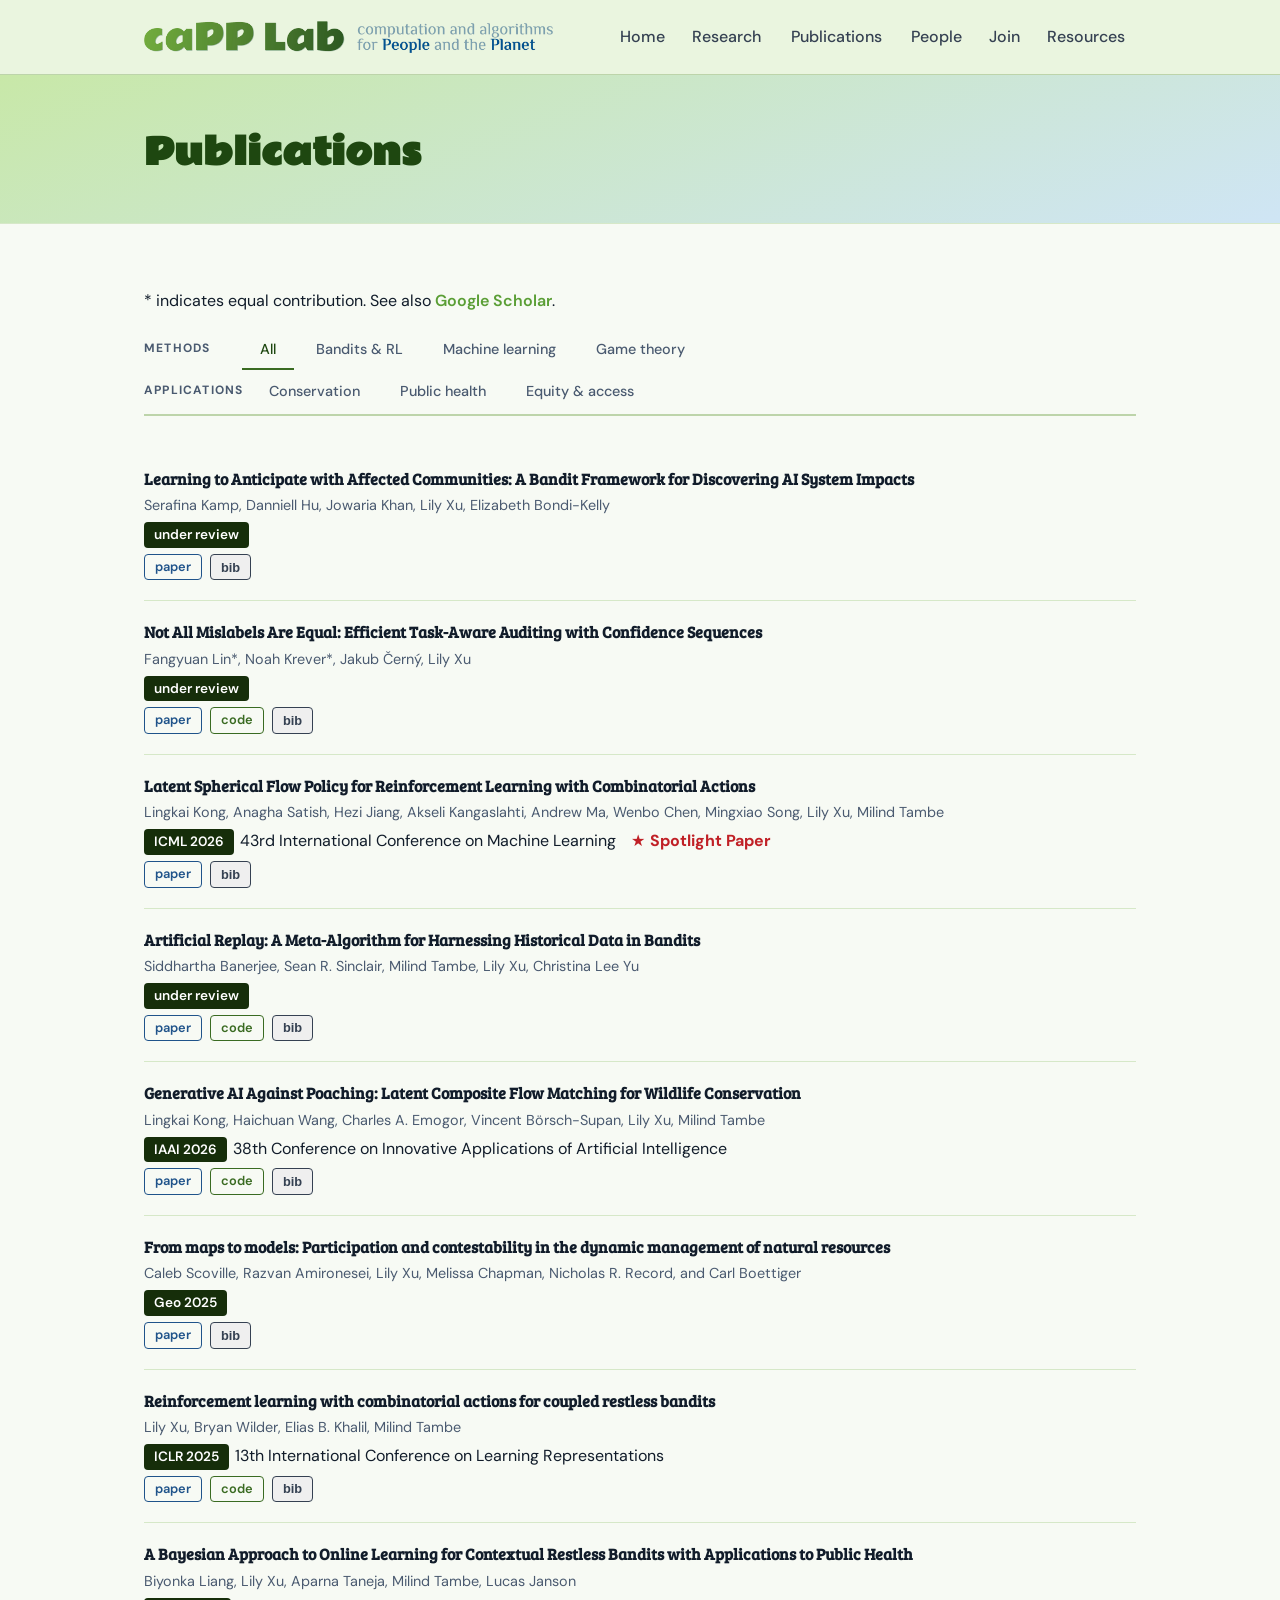
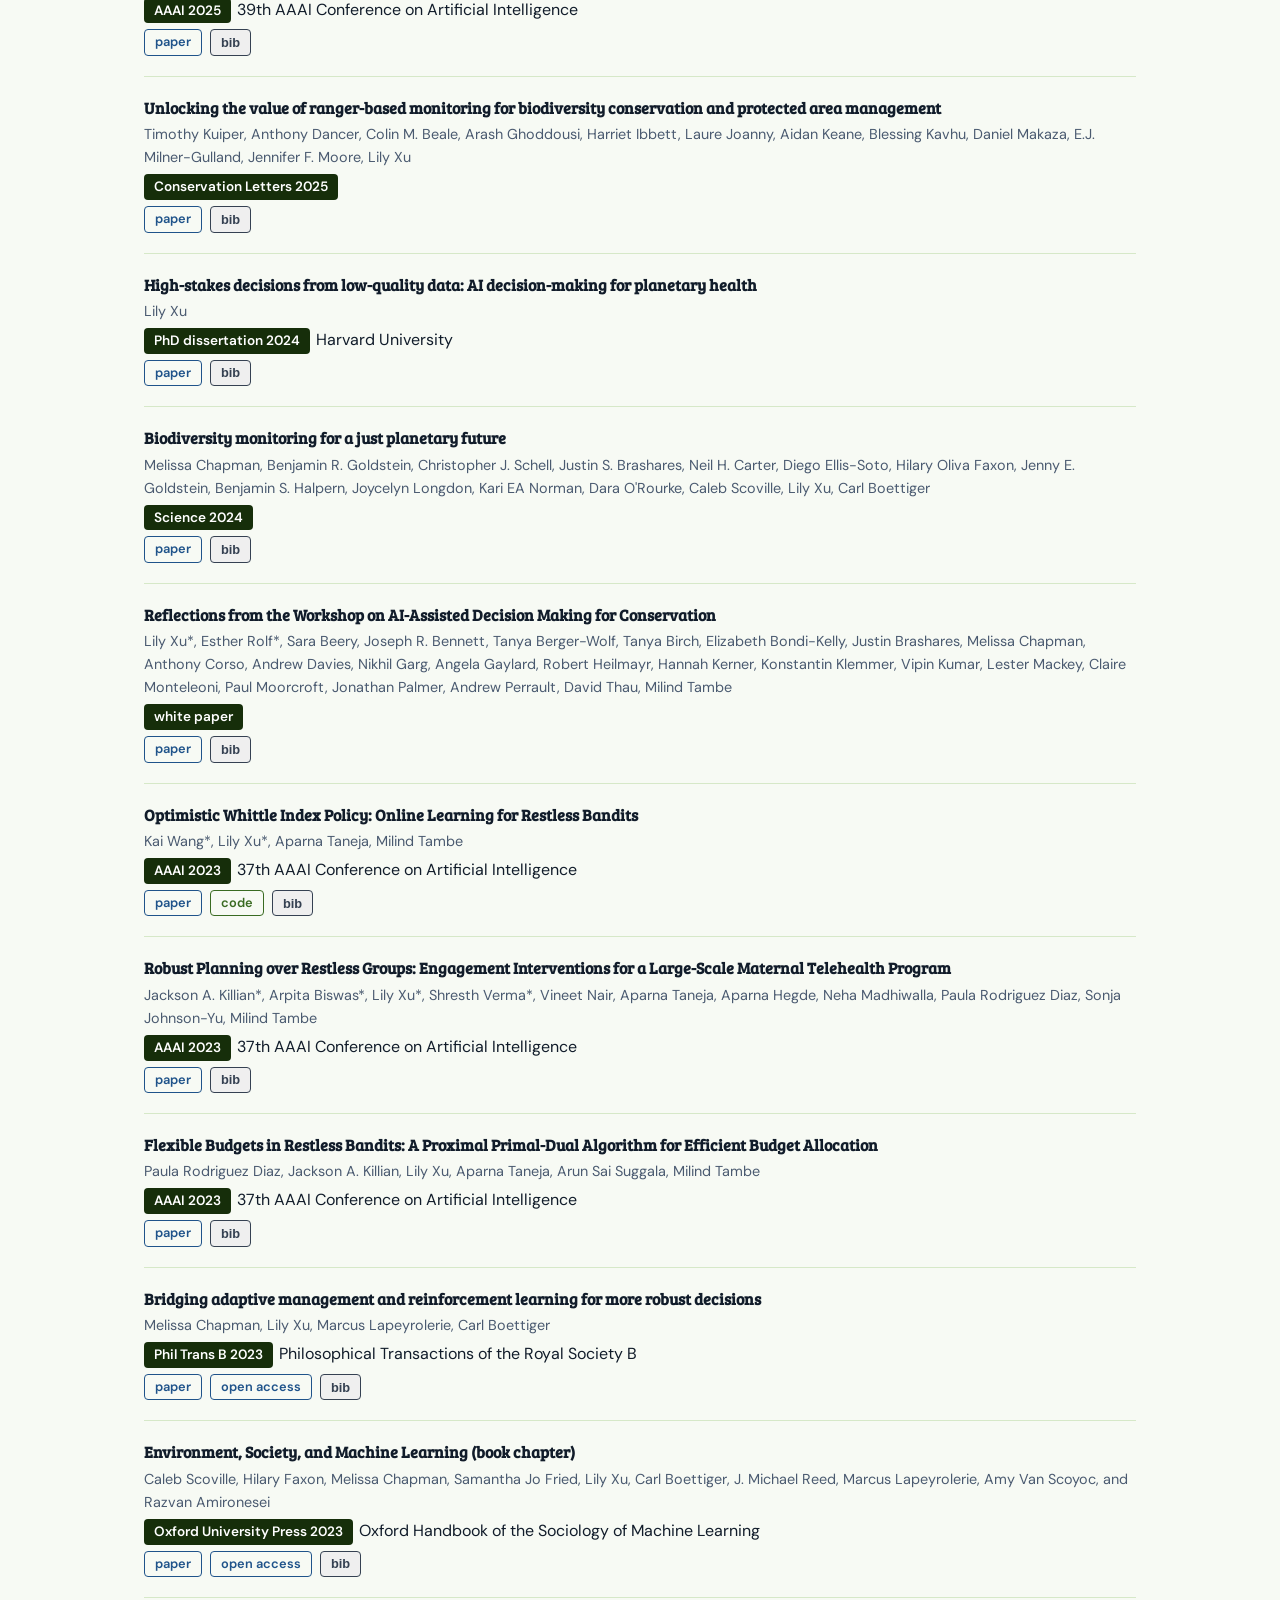
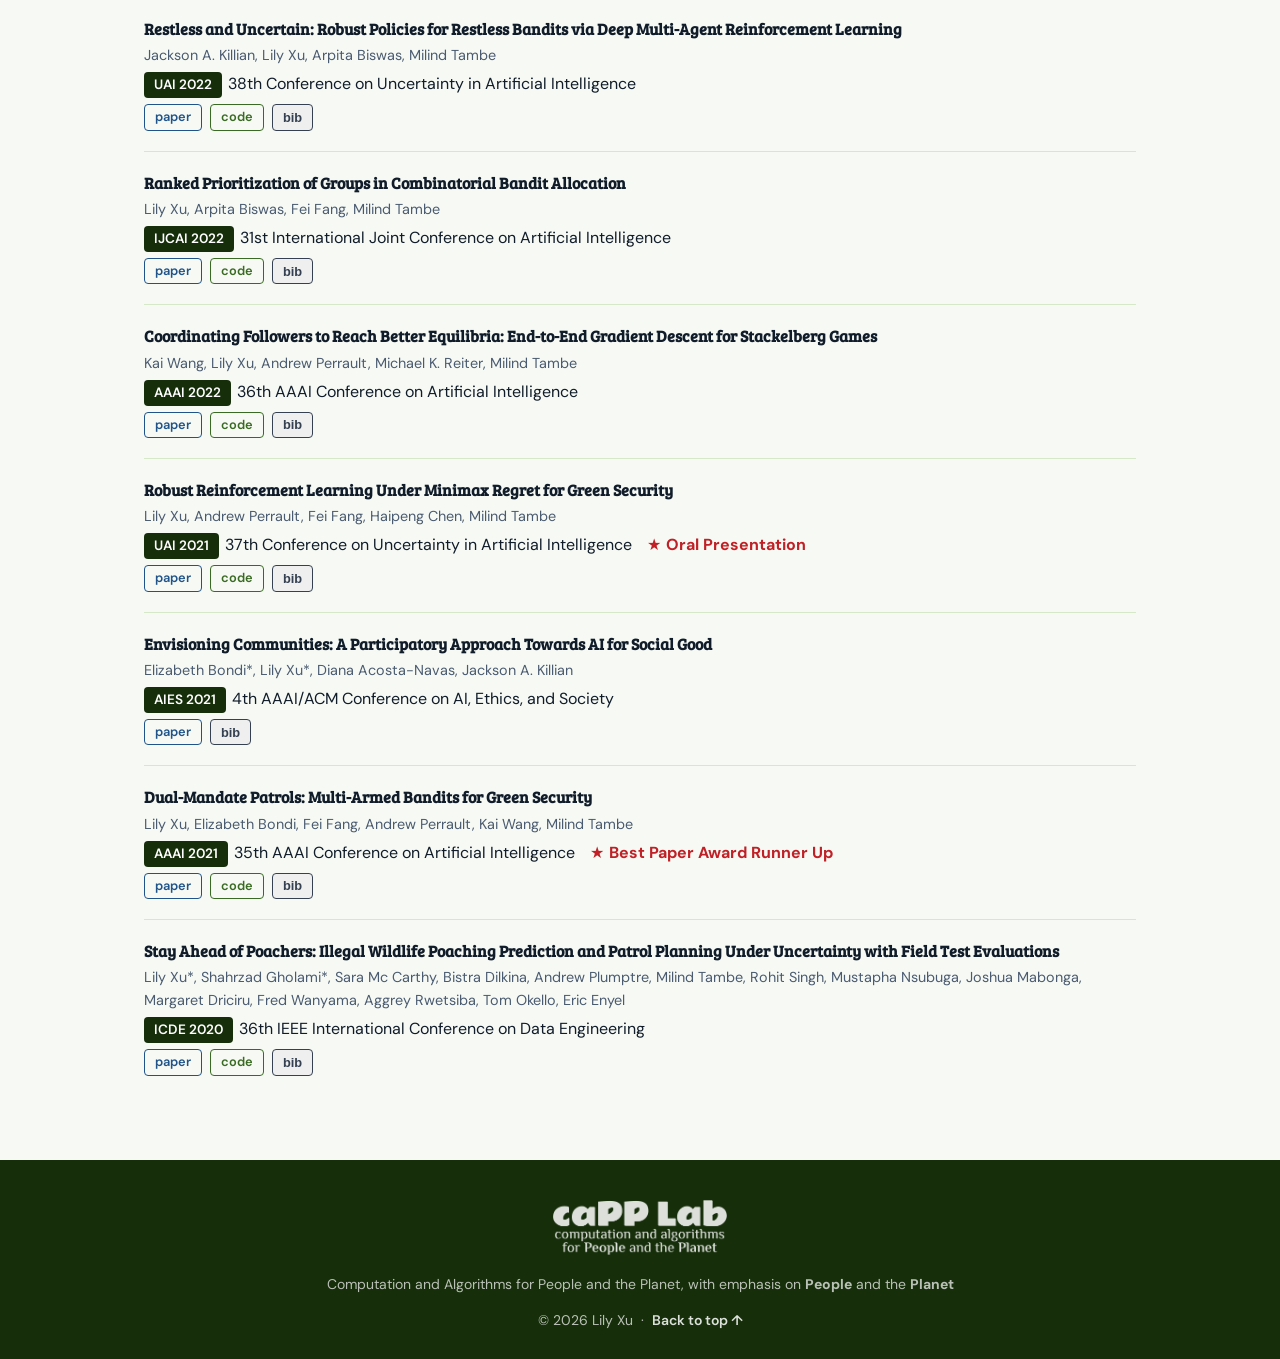
<file: publications.html>
<!doctype html><html lang=en><script src="https://www.googletagmanager.com/gtag/js?id=G-HGBW3JQDHS" async></script><script>window.dataLayer=window.dataLayer||[];function gtag(){dataLayer.push(arguments)}gtag(`js`,/* @__PURE__ */ new Date),gtag(`config`,`G-HGBW3JQDHS`);</script><meta charset=utf-8><meta content="width=device-width,initial-scale=1" name=viewport><meta content="Publications from the caPP Lab at Columbia University spanning machine learning, restless bandits, causal inference, and AI for conservation and social good." name=description><title>Publications — caPP Lab @ Columbia</title><link href=https://fonts.googleapis.com rel=preconnect><link href="https://fonts.googleapis.com/css2?family=Source+Serif+4:ital,opsz,wght@0,8..60,300;0,8..60,400;0,8..60,600;0,8..60,700;1,8..60,400&family=DM+Sans:opsz,wght@9..40,300;9..40,400;9..40,500;9..40,600&display=swap" rel=stylesheet><link href=./logo/fav/favicon-96x96.png rel=icon sizes=96x96 type=image/png><link href=./logo/fav/favicon.svg rel=icon type=image/svg+xml><link rel="shortcut icon" href=/logo/fav/favicon.ico><link href=/logo/fav/apple-touch-icon.png rel=apple-touch-icon sizes=180x180><link href=/logo/fav/site.webmanifest rel=manifest><link href=style.css rel=stylesheet><body><nav class=nav id=main-nav><div class=nav-inner><a class=nav-logo href=./> <img alt="caPP Lab" src=logo/logo_horizontal.png> </a><div class=nav-links id=nav-links><a data-text=Home href=./>Home</a><a data-text=Research href=research.html>Research</a><a data-text=Publications href=publications.html>Publications</a><a data-text=People href=people.html>People</a><a data-text=Join href=join.html>Join</a><a data-text=Resources href=resources.html>Resources</a></div><div class=nav-hamburger id=hamburger><span></span><span></span><span></span></div></div></nav><div class=page-content><div class=page-hero><div class=container><h1>Publications</h1></div></div><section class=section><div class=container><p>* indicates equal contribution. See also <a href="https://scholar.google.com/citations?user=ie3381cAAAAJ" target=_blank>Google Scholar</a>.<div id=pub-tabs><div class=tab-nav-group><div class=tab-nav-row><span class=tab-row-label><strong>Methods</strong></span><div class=tab-nav><button class="tab-btn active" data-tab=all>All</button><button class=tab-btn data-tab=bandits>Bandits & RL</button><button class=tab-btn data-tab=ML>Machine learning</button><button class=tab-btn data-tab=game-theory>Game theory</button></div></div><div class=tab-nav-row><span class=tab-row-label><strong>Applications</strong></span><div class=tab-nav><button class=tab-btn data-tab=conservation>Conservation</button><button class=tab-btn data-tab=health>Public health</button><button class=tab-btn data-tab=equity>Equity & access</button></div></div></div></div><div id=pub-list><div data-area="equity machine learning bandits" class=pub-item><p class=pub-title>Learning to Anticipate with Affected Communities: A Bandit Framework for Discovering AI System Impacts<p class=pub-authors>Serafina Kamp, Danniell Hu, Jowaria Khan, Lily Xu, Elizabeth Bondi-Kelly<div class=pub-meta><span class=pub-venue>under review</span></div><div class=pub-links><a class="pub-link paper" href=# target=_blank>paper</a><button class="pub-link bib" onclick="showbib('anticipate2026')">bib</button></div><pre class=bib-block id=anticipate2026>@article{kamp2026learning,
  title={Learning to Anticipate with Affected Communities: A Bandit Framework for Discovering AI System Impacts},
  author={Kamp, Serafina and Hu, Danniell and Khan, Jowaria and Xu, Lily and Bondi-Kelly, Elizabeth},
  journal={under review},
  year={2026},
}</pre></div><div data-area="conservation machine learning" class=pub-item><p class=pub-title>Not All Mislabels Are Equal: Efficient Task-Aware Auditing with Confidence Sequences<p class=pub-authors>Fangyuan Lin*, Noah Krever*, Jakub Černý, Lily Xu<div class=pub-meta><span class=pub-venue>under review</span></div><div class=pub-links><a class="pub-link paper" href=https://arxiv.org/pdf/2610.33262 target=_blank>paper</a><a class="pub-link code" href=https://github.com/caPP-lab/auditing target=_blank>code</a><button class="pub-link bib" onclick="showbib('auditing2026')">bib</button></div><pre class=bib-block id=auditing2026>@article{lin2026mislabels,
  title={Not All Mislabels Are Equal: Efficient Task-Aware Auditing with Confidence Sequences},
  author={Lin, Fangyuan and Krever, Noah and Černý, Jakub and Xu, Lily},
  journal={under review},
  year={2026},
}</pre></div><div data-area="bandits RL machine learning" class=pub-item><p class=pub-title>Latent Spherical Flow Policy for Reinforcement Learning with Combinatorial Actions<p class=pub-authors>Lingkai Kong, Anagha Satish, Hezi Jiang, Akseli Kangaslahti, Andrew Ma, Wenbo Chen, Mingxiao Song, Lily Xu, Milind Tambe<div class=pub-meta><span class=pub-venue>ICML 2026</span><span class=pub-venue-full>43rd International Conference on Machine Learning</span><span class=pub-award>Spotlight Paper</span></div><div class=pub-links><a class="pub-link paper" href=https://arxiv.org/pdf/2601.22211 target=_blank>paper</a><button class="pub-link bib" onclick="showbib('sphericalflow2026')">bib</button></div><pre class=bib-block id=sphericalflow2026>@inproceedings{kong2026latent,
  title={Latent Spherical Flow Policy for Reinforcement Learning with Combinatorial Actions},
  author={Kong, Lingkai and Satish, Anagha and Jiang, Hezi and Kangaslahti, Akseli and Ma, Andrew and Chen, Wenbo and Song, Mingxiao and Xu, Lily and Tambe, Milind},
  booktitle={Proceedings of the Forty-Third International Conference on Machine Learning (ICML-26)},
  year={2026},
}</pre></div><div data-area="bandits conservation" class=pub-item><p class=pub-title>Artificial Replay: A Meta-Algorithm for Harnessing Historical Data in Bandits<p class=pub-authors>Siddhartha Banerjee, Sean R. Sinclair, Milind Tambe, Lily Xu, Christina Lee Yu<div class=pub-meta><span class=pub-venue>under review</span></div><div class=pub-links><a class="pub-link paper" href=https://arxiv.org/pdf/2210.00025.pdf target=_blank>paper</a><a class="pub-link code" href=https://github.com/lily-x/artificial-replay target=_blank>code</a><button class="pub-link bib" onclick="showbib('artificial_replay')">bib</button></div><pre class=bib-block id=artificial_replay>@inproceedings{banerjee2023artificial,
  title={Artificial Replay: A Meta-Algorithm for Harnessing Historical Data in Bandits},
  author={Banerjee, Siddhartha and Sinclair, Sean R. and Tambe, Milind and Xu, Lily and Yu, Christina Lee},
  booktitle={arXiv},
  year={2023},
}</pre></div><div data-area="ML conservation" class=pub-item><p class=pub-title>Generative AI Against Poaching: Latent Composite Flow Matching for Wildlife Conservation<p class=pub-authors>Lingkai Kong, Haichuan Wang, Charles A. Emogor, Vincent Börsch-Supan, Lily Xu, Milind Tambe<div class=pub-meta><span class=pub-venue>IAAI 2026</span><span class=pub-venue-full>38th Conference on Innovative Applications of Artificial Intelligence</span></div><div class=pub-links><a class="pub-link paper" href=https://arxiv.org/pdf/2508.14342 target=_blank>paper</a><a class="pub-link code" href=https://github.com/Lingkai-Kong/WildFlow target=_blank>code</a><button class="pub-link bib" onclick="showbib('generative2026')">bib</button></div><pre class=bib-block id=generative2026>@inproceedings{kong2026generative,
title={Generative AI Against Poaching: Latent Composite Flow Matching for Wildlife Conservation},
author={Kong, Lingkai and Wang, Haichuan and Emogor, Charles A. and Börsch-Supan, Vincent and Xu, Lily and Tambe, Milind},
booktitle={38th Conference on Innovative Applications of Artificial Intelligence (IAAI-26)},
year={2026},
}</pre></div><div data-area="conservation equity" class=pub-item><p class=pub-title>From maps to models: Participation and contestability in the dynamic management of natural resources<p class=pub-authors>Caleb Scoville, Razvan Amironesei, Lily Xu, Melissa Chapman, Nicholas R. Record, and Carl Boettiger<div class=pub-meta><span class=pub-venue>Geo 2025</span></div><div class=pub-links><a class="pub-link paper" href=https://doi.org/10.1002/geo2.70028 target=_blank>paper</a><button class="pub-link bib" onclick="showbib('maps2024')">bib</button></div><pre class=bib-block id=maps2024>@inproceedings{scoville2025from,
title={From Maps to Models: Participation and Contestability in the Dynamic Management of Natural Resources},
author={Scoville, Caleb and Amironesei, Razvan and Xu, Lily and Chapman, Melissa and R Record, Nicholas and Boettiger, Carl},
booktitle={Geo},
year={2025},
}</pre></div><div data-area="bandits RL conservation ML" class=pub-item><p class=pub-title>Reinforcement learning with combinatorial actions for coupled restless bandits<p class=pub-authors>Lily Xu, Bryan Wilder, Elias B. Khalil, Milind Tambe<div class=pub-meta><span class=pub-venue>ICLR 2025</span><span class=pub-venue-full>13th International Conference on Learning Representations</span></div><div class=pub-links><a class="pub-link paper" href=https://arxiv.org/abs/2503.01919 target=_blank>paper</a><a class="pub-link code" href=https://github.com/lily-x/combinatorial-rmab target=_blank>code</a><button class="pub-link bib" onclick="showbib('combinatorialRMAB2025')">bib</button></div><pre class=bib-block id=combinatorialRMAB2025>@inproceedings{xu2025reinforcement,
title={Reinforcement learning with combinatorial actions for coupled restless bandits},
author={Xu, Lily and Wilder, Bryan and Khalil, Elias B. and Tambe, Milind},
booktitle={Proceedings of the 13th International Conference on Learning Representations},
year={2025},
}</pre></div><div data-area="bandits RL health" class=pub-item><p class=pub-title>A Bayesian Approach to Online Learning for Contextual Restless Bandits with Applications to Public Health<p class=pub-authors>Biyonka Liang, Lily Xu, Aparna Taneja, Milind Tambe, Lucas Janson<div class=pub-meta><span class=pub-venue>AAAI 2025</span><span class=pub-venue-full>39th AAAI Conference on Artificial Intelligence</span></div><div class=pub-links><a class="pub-link paper" href=https://arxiv.org/abs/2402.04933 target=_blank>paper</a><button class="pub-link bib" onclick="showbib('bayesRMAB2025')">bib</button></div><pre class=bib-block id=bayesRMAB2025>@inproceedings{liang2025bayesian,
title={A {Bayesian} Approach to Online Learning for Contextual Restless Bandits with Applications to Public Health},
author={Liang, Biyonka and Xu, Lily and Taneja, Aparna and Tambe, Milind and Janson, Lucas},
booktitle={Proceedings of the 39th AAAI Conference on Artificial Intelligence},
year={2025},
}</pre></div><div class=pub-item data-area=conservation><p class=pub-title>Unlocking the value of ranger-based monitoring for biodiversity conservation and protected area management<p class=pub-authors>Timothy Kuiper, Anthony Dancer, Colin M. Beale, Arash Ghoddousi, Harriet Ibbett, Laure Joanny, Aidan Keane, Blessing Kavhu, Daniel Makaza, E.J. Milner-Gulland, Jennifer F. Moore, Lily Xu<div class=pub-meta><span class=pub-venue>Conservation Letters 2025</span></div><div class=pub-links><a class="pub-link paper" href=http://dx.doi.org/10.1111/conl.13082 target=_blank>paper</a><button class="pub-link bib" onclick="showbib('kuiper2025unlocking')">bib</button></div><pre class=bib-block id=kuiper2025unlocking>@inproceedings{kuiper2024unlocking,
title={Unlocking the value of ranger-based monitoring for biodiversity conservation and protected area management},
author={Kuiper, Tim and Dancer, Anthony and Beale, Colin and Ghoddousi, Arash and Ibbett, Harriet and Joanny, Laure and Kavhu, Blessing and Keane, Aidan and Makaza, Daniel and Milner-Gulland, E.J. and Moore, Jennifer and Xu, Lily},
booktitle={Conservation Letters},
year={2025},
}</pre></div><div data-area="conservation bandits health game-theory equity ML" class=pub-item><p class=pub-title>High-stakes decisions from low-quality data: AI decision-making for planetary health<p class=pub-authors>Lily Xu<div class=pub-meta><span class=pub-venue>PhD dissertation 2024</span><span class=pub-venue-full>Harvard University</span></div><div class=pub-links><a class="pub-link paper" href=files/LilyXu_dissertation.pdf target=_blank>paper</a><button class="pub-link bib" onclick="showbib('dissertation2024')">bib</button></div><pre class=bib-block id=dissertation2024>@phdthesis{xu2024highstakes,
title={High-stakes decisions from low-quality data: {AI} decision-making for planetary health},
author={Xu, Lily},
year={2024},
month={May},
address={Cambridge, MA},
note={Available at \url{https://lily-x.github.io/files/LilyXu_dissertation.pdf}},
school={Harvard University},
type={PhD thesis}
}</pre></div><div data-area="conservation equity" class=pub-item><p class=pub-title>Biodiversity monitoring for a just planetary future<p class=pub-authors>Melissa Chapman, Benjamin R. Goldstein, Christopher J. Schell, Justin S. Brashares, Neil H. Carter, Diego Ellis-Soto, Hilary Oliva Faxon, Jenny E. Goldstein, Benjamin S. Halpern, Joycelyn Longdon, Kari EA Norman, Dara O'Rourke, Caleb Scoville, Lily Xu, Carl Boettiger<div class=pub-meta><span class=pub-venue>Science 2024</span></div><div class=pub-links><a class="pub-link paper" href=https://www.science.org/doi/10.1126/science.adh8874 target=_blank>paper</a><button class="pub-link bib" onclick="showbib('chapman24')">bib</button></div><pre class=bib-block id=chapman24>@article{chapman2024,
title={Biodiversity monitoring for a just planetary future},
author={Chapman, Melissa and Goldstein, Benjamin R. and Schell, Christopher J. and Brashares, Justin S. and Carter, Neil H. and Ellis-Soto, Diego and Faxon, Hilary Oliva and Golstein, Jenny E. and Halpern, Benjamin S. and Longdon, Joycelyn and Norman, Kari EA and O'Rourke, Dara and Scoville, Caleb and Xu, Lily and Boettiger, Carl},
journal={Science},
volume={383},
number={6678},
pages={34--36},
year={2024},
publisher={American Association for the Advancement of Science},
}</pre></div><div data-area="conservation machine learning" class=pub-item><p class=pub-title>Reflections from the Workshop on AI-Assisted Decision Making for Conservation<p class=pub-authors>Lily Xu*, Esther Rolf*, Sara Beery, Joseph R. Bennett, Tanya Berger-Wolf, Tanya Birch, Elizabeth Bondi-Kelly, Justin Brashares, Melissa Chapman, Anthony Corso, Andrew Davies, Nikhil Garg, Angela Gaylard, Robert Heilmayr, Hannah Kerner, Konstantin Klemmer, Vipin Kumar, Lester Mackey, Claire Monteleoni, Paul Moorcroft, Jonathan Palmer, Andrew Perrault, David Thau, Milind Tambe<div class=pub-meta><span class=pub-venue>white paper</span></div><div class=pub-links><a class="pub-link paper" href=http://arxiv.org/pdf/2307.08774.pdf target=_blank>paper</a><button class="pub-link bib" onclick="showbib('workshop2023')">bib</button></div><pre class=bib-block id=workshop2023>@inproceedings{xu2023reflections,
  title={Reflections from the Workshop on {AI}-Assisted Decision Making for
  Conservation},
  author={Xu, Lily and Rolf, Esther and Beery, Sara and Bennett, Joseph R. and Berger-Wolf, Tanya and Birch, Tanya and Bondi-Kelly, Elizabeth and Brashares, Justin and Chapman, Melissa and Corso, Anthony and Davies, Andrew and Garg, Nikhil and Gaylard, Angela and Heilmayr, Robert and Kerner, Hannah and Klemmer, Konstantin and Kumar, Vipin and Mackey, Lester and Monteleoni, Claire and Moorcroft, Paul and Palmer, Jonathan and Perrault, Andrew and Thau, David and Tambe, Milind},
  booktitle={arXiv},
  year={2023},
}</pre></div><div data-area="bandits RL health" class=pub-item><p class=pub-title>Optimistic Whittle Index Policy: Online Learning for Restless Bandits<p class=pub-authors>Kai Wang*, Lily Xu*, Aparna Taneja, Milind Tambe<div class=pub-meta><span class=pub-venue>AAAI 2023</span><span class=pub-venue-full>37th AAAI Conference on Artificial Intelligence</span></div><div class=pub-links><a class="pub-link paper" href=https://arxiv.org/pdf/2205.15372.pdf target=_blank>paper</a><a class="pub-link code" href=https://github.com/lily-x/online-rmab target=_blank>code</a><button class="pub-link bib" onclick="showbib('onlinermab23')">bib</button></div><pre class=bib-block id=onlinermab23>@inproceedings{wang2023online,
title={Optimistic {Whittle} Index Policy: Online Learning for Restless Bandits},
author={Wang, Kai and Xu, Lily and Taneja, Aparna and Tambe, Milind},
booktitle={Proc.~Thirty-Seventh AAAI Conference on Artificial Intelligence (AAAI)},
year={2023},
}</pre></div><div data-area="bandits RL health" class=pub-item><p class=pub-title>Robust Planning over Restless Groups: Engagement Interventions for a Large-Scale Maternal Telehealth Program<p class=pub-authors>Jackson A. Killian*, Arpita Biswas*, Lily Xu*, Shresth Verma*, Vineet Nair, Aparna Taneja, Aparna Hegde, Neha Madhiwalla, Paula Rodriguez Diaz, Sonja Johnson-Yu, Milind Tambe<div class=pub-meta><span class=pub-venue>AAAI 2023</span><span class=pub-venue-full>37th AAAI Conference on Artificial Intelligence</span></div><div class=pub-links><a class="pub-link paper" href=./papers/2023_restless_bandit_groups.pdf target=_blank>paper</a><button class="pub-link bib" onclick="showbib('groups23')">bib</button></div><pre class=bib-block id=groups23>@inproceedings{killian2023groups,
title={Robust Planning over Restless Groups: Engagement Interventions for a Large-Scale Maternal Telehealth Program},
author={Killian, Jackson A. and Biswas, Arpita and Xu, Lily and Verma, Shresth and Nair, Vineet and Taneja, Aparna and Hegde, Aparna and Madhiwalla, Neha and Rodriguez Diaz, Paula and Johnson-Yu, Sonja and Tambe, Milind},
booktitle={Proc.~Thirty-Seventh AAAI Conference on Artificial Intelligence (AAAI)},
year={2023},
}</pre></div><div data-area="bandits health" class=pub-item><p class=pub-title>Flexible Budgets in Restless Bandits: A Proximal Primal-Dual Algorithm for Efficient Budget Allocation<p class=pub-authors>Paula Rodriguez Diaz, Jackson A. Killian, Lily Xu, Aparna Taneja, Arun Sai Suggala, Milind Tambe<div class=pub-meta><span class=pub-venue>AAAI 2023</span><span class=pub-venue-full>37th AAAI Conference on Artificial Intelligence</span></div><div class=pub-links><a class="pub-link paper" href=./papers/2023_restless_bandit_flexible_budgets.pdf target=_blank>paper</a><button class="pub-link bib" onclick="showbib('flexiblermab23')">bib</button></div><pre class=bib-block id=flexiblermab23>@inproceedings{rodriguez2023online,
title={Flexible Budgets in Restless Bandits: A Proximal Primal-Dual Algorithm for Efficient Budget Allocation},
author={Rodriguez Diaz, Paula and Killian, Jackson A. and Xu, Lily and Taneja, Aparna and Suggala, Arun Sai and Tambe, Milind},
booktitle={Proc.~Thirty-Seventh AAAI Conference on Artificial Intelligence (AAAI)},
year={2023},
}</pre></div><div data-area="conservation RL bandits" class=pub-item><p class=pub-title>Bridging adaptive management and reinforcement learning for more robust decisions<p class=pub-authors>Melissa Chapman, Lily Xu, Marcus Lapeyrolerie, Carl Boettiger<div class=pub-meta><span class=pub-venue>Phil Trans B 2023</span><span class=pub-venue-full>Philosophical Transactions of the Royal Society B</span></div><div class=pub-links><a class="pub-link paper" href=https://royalsocietypublishing.org/doi/epdf/10.1098/rstb.2022.0195 target=_blank>paper</a><a class="pub-link paper" href=https://arxiv.org/abs/2303.08731 target=_blank>open access</a><button class="pub-link bib" onclick="showbib('am2023')">bib</button></div><pre class=bib-block id=am2023>@article{chapman2023bridging,
title={Bridging adaptive management and reinforcement learning for more robust decisions},
author={Chapman, Melissa and Xu, Lily and Lapeyrolerie, Marcus and Boettiger, Carl},
journal={Philosophical Transactions of the Royal Society B},
volume={378},
number={1881},
pages={20220195},
year={2023},
publisher={The Royal Society},
}</pre></div><div data-area="equity conservation" class=pub-item><p class=pub-title>Environment, Society, and Machine Learning (book chapter)<p class=pub-authors>Caleb Scoville, Hilary Faxon, Melissa Chapman, Samantha Jo Fried, Lily Xu, Carl Boettiger, J. Michael Reed, Marcus Lapeyrolerie, Amy Van Scoyoc, and Razvan Amironesei<div class=pub-meta><span class=pub-venue>Oxford University Press 2023</span><span class=pub-venue-full>Oxford Handbook of the Sociology of Machine Learning</span></div><div class=pub-links><a class="pub-link paper" href="https://academic.oup.com/edited-volume/55209/chapter-abstract/430648876?redirectedFrom=fulltext" target=_blank>paper</a><a class="pub-link paper" href="https://www.dropbox.com/scl/fi/9bikj8f4w9g90axiod5bp/Scoville-et-al_EnvironmentSocietyMachineLearning.pdf?rlkey=d8kljv4tqn44n2s3v56pdh1v4&dl=0" target=_blank>open access</a><button class="pub-link bib" onclick="showbib('sts2023')">bib</button></div><pre class=bib-block id=sts2023>@incollection{scoville2023environment,
author    = {Scoville, Caleb and Faxon, Hilary and Chapman, Melissa and Fried, Samantha Jo and Xu, Lily and Boettiger, Carl and Reed, J. Michael and Lapeyrolerie, Marcus and Van Scoyoc, Amy and Amironesei, Razvan},
title       = {Environment, Society, and Machine Learning},
editor      = {Borch, Christian and Pardo-Guerra, Juan Pablo},
booktitle   = {Oxford Handbook of the Sociology of Machine Learning},
publisher   = {Oxford University Press},
year        = {2023},
}</pre></div><div data-area="bandits ML" class=pub-item><p class=pub-title>Restless and Uncertain: Robust Policies for Restless Bandits via Deep Multi-Agent Reinforcement Learning<p class=pub-authors>Jackson A. Killian, Lily Xu, Arpita Biswas, Milind Tambe<div class=pub-meta><span class=pub-venue>UAI 2022</span><span class=pub-venue-full>38th Conference on Uncertainty in Artificial Intelligence</span></div><div class=pub-links><a class="pub-link paper" href=http://arxiv.org/pdf/2107.01689.pdf target=_blank>paper</a><a class="pub-link code" href=https://github.com/killian-34/RobustRMAB target=_blank>code</a><button class="pub-link bib" onclick="showbib('robustrmab22')">bib</button></div><pre class=bib-block id=robustrmab22>@inproceedings{killian2022restless,
title={Restless and Uncertain: Robust Policies for Restless Bandits via Deep Multi-Agent Reinforcement Learning},
author={Killian, Jackson A. and Xu, Lily and Biswas, Arpita and Tambe, Milind},
booktitle={Proc.~38th Conference on Uncertainty in Artificial Intelligence (UAI)},
year={2022},
}</pre></div><div data-area="bandits equity conservation" class=pub-item><p class=pub-title>Ranked Prioritization of Groups in Combinatorial Bandit Allocation<p class=pub-authors>Lily Xu, Arpita Biswas, Fei Fang, Milind Tambe<div class=pub-meta><span class=pub-venue>IJCAI 2022</span><span class=pub-venue-full>31st International Joint Conference on Artificial Intelligence</span></div><div class=pub-links><a class="pub-link paper" href=http://arxiv.org/pdf/2205.05659.pdf target=_blank>paper</a><a class="pub-link code" href=https://github.com/lily-x/rankedCUCB target=_blank>code</a><button class="pub-link bib" onclick="showbib('ranked22')">bib</button></div><pre class=bib-block id=ranked22>@inproceedings{xu2022ranked,
title={Ranked Prioritization of Groups in Combinatorial Bandit Allocation},
author={Xu, Lily and Biswas, Arpita and Fang, Fei and Tambe, Milind},
booktitle={Proc.~31st International Joint Conference on Artificial Intelligence (IJCAI)},
year={2022},
}</pre></div><div data-area="game-theory RL" class=pub-item><p class=pub-title>Coordinating Followers to Reach Better Equilibria: End-to-End Gradient Descent for Stackelberg Games<p class=pub-authors>Kai Wang, Lily Xu, Andrew Perrault, Michael K. Reiter, Milind Tambe<div class=pub-meta><span class=pub-venue>AAAI 2022</span><span class=pub-venue-full>36th AAAI Conference on Artificial Intelligence</span></div><div class=pub-links><a class="pub-link paper" href=https://arxiv.org/pdf/2106.03278.pdf target=_blank>paper</a><a class="pub-link code" href=https://github.com/guaguakai/equilibrium_gradient target=_blank>code</a><button class="pub-link bib" onclick="showbib('coordinating22')">bib</button></div><pre class=bib-block id=coordinating22>@inproceedings{wang2022coordinating,
title={Coordinating Followers to Reach Better Equilibria: End-to-End Gradient Descent for {Stackelberg} Games},
author={Wang, Kai and Xu, Lily and Perrault, Andrew and Reiter, Michael K. and Tambe, Milind},
booktitle={Proc.~36th AAAI Conference on Artificial Intelligence (AAAI)},
year={2022},
}</pre></div><div data-area="conservation bandits RL ML game-theory" class=pub-item><p class=pub-title>Robust Reinforcement Learning Under Minimax Regret for Green Security<p class=pub-authors>Lily Xu, Andrew Perrault, Fei Fang, Haipeng Chen, Milind Tambe<div class=pub-meta><span class=pub-venue>UAI 2021</span><span class=pub-venue-full>37th Conference on Uncertainty in Artificial Intelligence</span><span class=pub-award>Oral Presentation</span></div><div class=pub-links><a class="pub-link paper" href=https://arxiv.org/pdf/2106.08413.pdf target=_blank>paper</a><a class="pub-link code" href=https://github.com/lily-x/mirror target=_blank>code</a><button class="pub-link bib" onclick="showbib('uai21')">bib</button></div><pre class=bib-block id=uai21>@inproceedings{xu2021robust,
title={Robust Reinforcement Learning Under Minimax Regret for Green Security},
author={Xu, Lily and Perrault, Andrew and Fang, Fei and Chen, Haipeng and Tambe, Milind},
booktitle={Proc.~37th Conference on Uncertainty in Artificial Intelligence (UAI)},
year={2021},
}</pre></div><div class=pub-item data-area=equity><p class=pub-title>Envisioning Communities: A Participatory Approach Towards AI for Social Good<p class=pub-authors>Elizabeth Bondi*, Lily Xu*, Diana Acosta-Navas, Jackson A. Killian<div class=pub-meta><span class=pub-venue>AIES 2021</span><span class=pub-venue-full>4th AAAI/ACM Conference on AI, Ethics, and Society</span></div><div class=pub-links><a class="pub-link paper" href=https://arxiv.org/pdf/2105.01774.pdf target=_blank>paper</a><button class="pub-link bib" onclick="showbib('aies21')">bib</button></div><pre class=bib-block id=aies21>@inproceedings{bondi2021envisioning,
title={Envisioning Communities: A Participatory Approach Towards {AI} for Social Good},
author={Bondi, Elizabeth and Xu, Lily and Acosta-Navas, Diana and Killian, Jackson A.},
booktitle={Proc.~4th AAAI/ACM Conference on Artificial Intelligence, Ethics, and Society (AIES)},
year={2021},
}</pre></div><div data-area="conservation bandits" class=pub-item><p class=pub-title>Dual-Mandate Patrols: Multi-Armed Bandits for Green Security<p class=pub-authors>Lily Xu, Elizabeth Bondi, Fei Fang, Andrew Perrault, Kai Wang, Milind Tambe<div class=pub-meta><span class=pub-venue>AAAI 2021</span><span class=pub-venue-full>35th AAAI Conference on Artificial Intelligence</span><span class=pub-award>Best Paper Award Runner Up</span></div><div class=pub-links><a class="pub-link paper" href=https://arxiv.org/pdf/2009.06560.pdf target=_blank>paper</a><a class="pub-link code" href=https://github.com/lily-x/dual-mandate target=_blank>code</a><button class="pub-link bib" onclick="showbib('aaai21')">bib</button></div><pre class=bib-block id=aaai21>@inproceedings{xu2021dual,
title={Dual-Mandate Patrols: Multi-Armed Bandits for Green Security},
author={Xu, Lily and Bondi, Elizabeth and Fang, Fei and Perrault, Andrew and Wang, Kai and Tambe, Milind},
booktitle={Proc.~35th AAAI Conference on Artificial Intelligence (AAAI)},
year={2021},
}</pre></div><div data-area="conservation ML" class=pub-item><p class=pub-title>Stay Ahead of Poachers: Illegal Wildlife Poaching Prediction and Patrol Planning Under Uncertainty with Field Test Evaluations<p class=pub-authors>Lily Xu*, Shahrzad Gholami*, Sara Mc Carthy, Bistra Dilkina, Andrew Plumptre, Milind Tambe, Rohit Singh, Mustapha Nsubuga, Joshua Mabonga, Margaret Driciru, Fred Wanyama, Aggrey Rwetsiba, Tom Okello, Eric Enyel<div class=pub-meta><span class=pub-venue>ICDE 2020</span><span class=pub-venue-full>36th IEEE International Conference on Data Engineering</span></div><div class=pub-links><a class="pub-link paper" href=https://arxiv.org/pdf/1903.06669.pdf target=_blank>paper</a><a class="pub-link code" href=https://github.com/lily-x/PAWS-public target=_blank>code</a><button class="pub-link bib" onclick="showbib('icde20')">bib</button></div><pre class=bib-block id=icde20>@inproceedings{xu2020stay,
title={Stay Ahead of Poachers: Illegal Wildlife Poaching Prediction and Patrol Planning Under Uncertainty with Field Test Evaluations},
author={Xu, Lily and Gholami, Shahrzad and Mc Carthy, Sara and Dilkina, Bistra and Plumptre, Andrew and Tambe, Milind and Singh, Rohit and Nsubuga, Mustapha and Mabonga, Joshua and Driciru, Margaret and Wanyama, Fred and Rwetsiba, Aggrey and Okello, Tom and Enyel, Eric},
booktitle={Proc.~IEEE 36th International Conference on Data Engineering (ICDE)},
year={2020},
}</pre></div></div></div></section></div><footer class=footer><div class=container><div class=footer-logo><img alt="caPP Lab" src=logo/logo.png></div><p>Computation and Algorithms for People and the Planet, with emphasis on <strong>People</strong> and the <strong>Planet</strong><p style=margin-top:6px>© 2026 Lily Xu  ·  <a onclick="window.scrollTo(0,0);return false;" href=#>Back to top ↑</a></div></footer><script>// ===== Nav: scroll shadow + logo hide on home hero =====
function updateNavState(){var nav=document.getElementById(`main-nav`);nav.classList.toggle(`scrolled`,window.scrollY>10);var hero=document.getElementById(`home-hero`);if(hero){var heroBottom=hero.getBoundingClientRect().bottom;nav.classList.toggle(`nav-logo-hidden`,heroBottom>70)}else nav.classList.remove(`nav-logo-hidden`)}
// ===== Mobile menu =====
window.addEventListener(`scroll`,updateNavState,{passive:!0}),document.getElementById(`hamburger`).addEventListener(`click`,function(){document.getElementById(`nav-links`).classList.toggle(`open`)});
// ===== BibTeX toggle =====
function showbib(id){var el=document.getElementById(id);el&&(el.style.display=el.style.display===`block`?`none`:`block`)}
// Set active link in nav
document.querySelectorAll(`#pub-tabs .tab-btn`).forEach(function(btn){btn.addEventListener(`click`,function(){document.querySelectorAll(`#pub-tabs .tab-btn`).forEach(function(b){b.classList.remove(`active`)}),btn.classList.add(`active`);var area=btn.dataset.tab;document.querySelectorAll(`#pub-list .pub-item`).forEach(function(item){var areas=item.dataset.area?item.dataset.area.split(` `):[];item.style.display=area===`all`||areas.includes(area)?`block`:`none`})})}),updateNavState(),fadeIn(),document.querySelectorAll(`.nav-links a`).forEach(a=>{a.href.split(`/`).pop()===(location.href.split(`/`).pop()||`index.html`)&&a.classList.add(`active`)});</script>
</file>
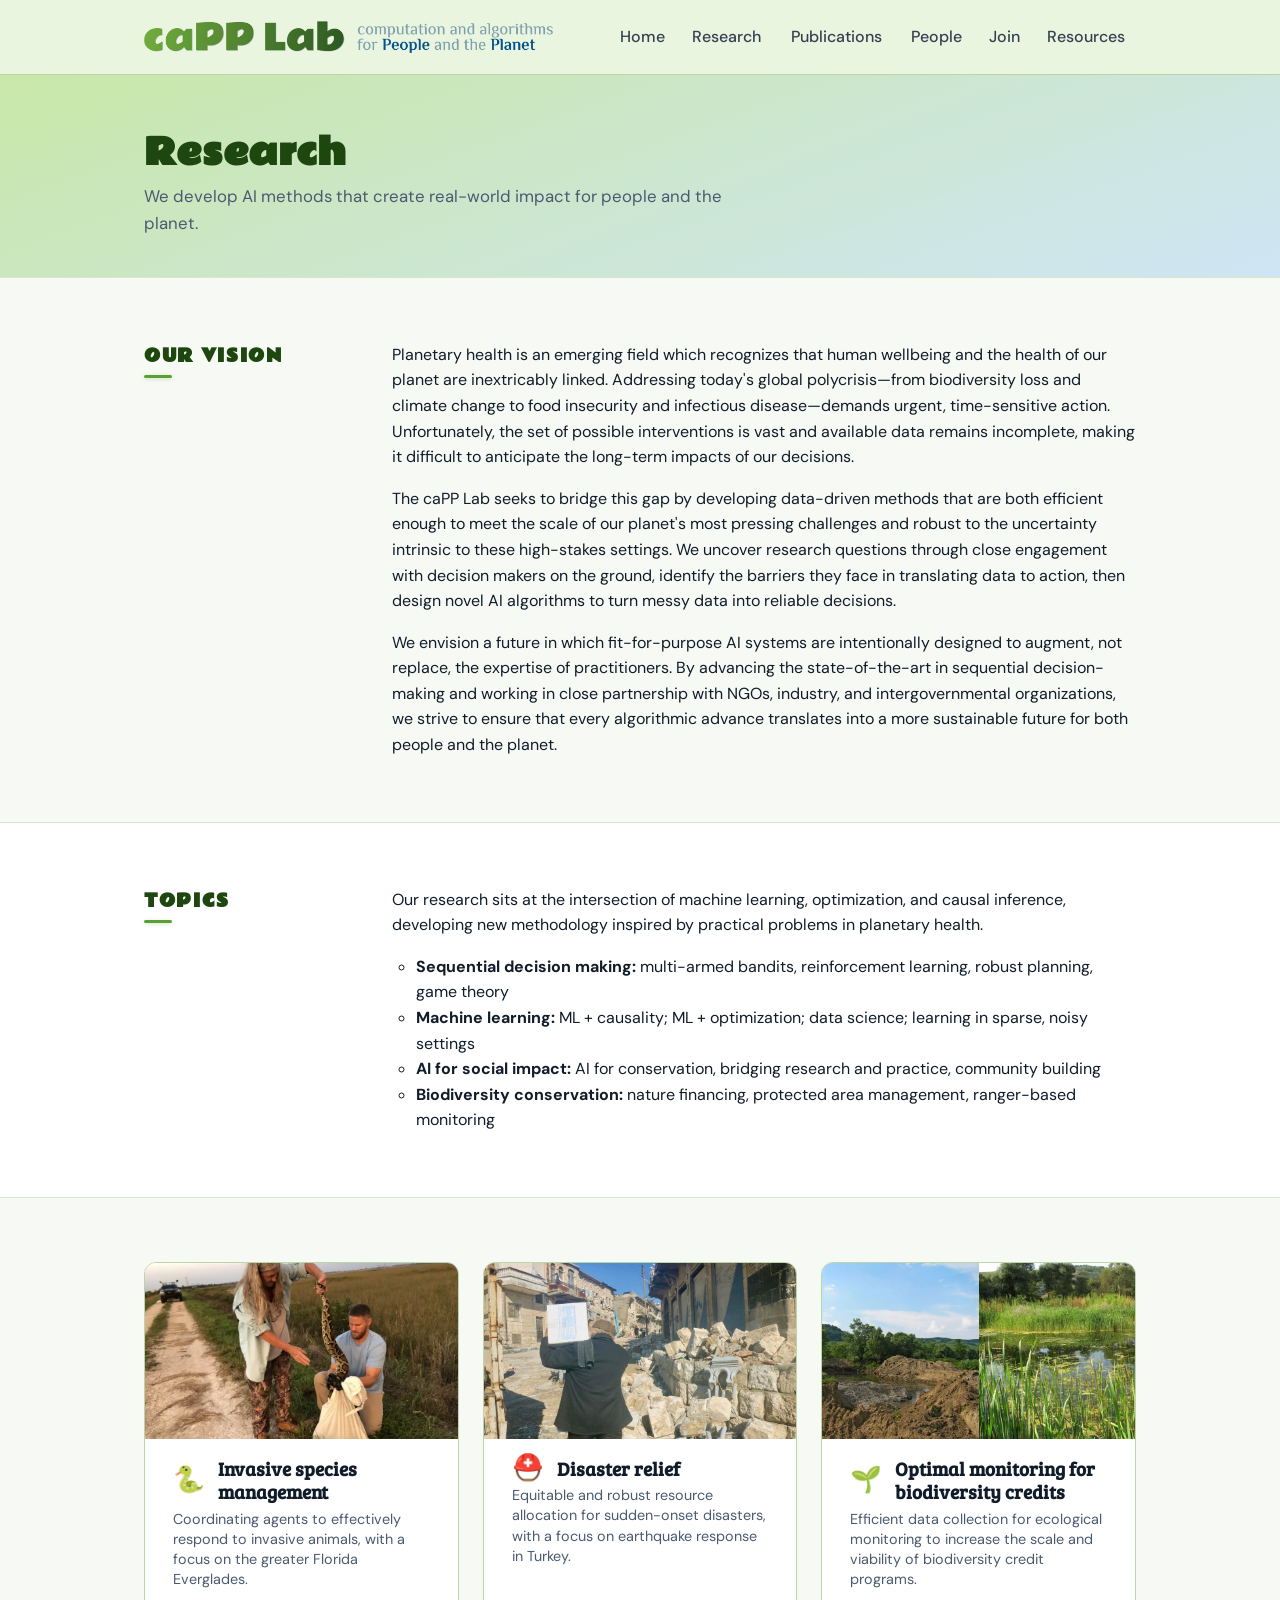
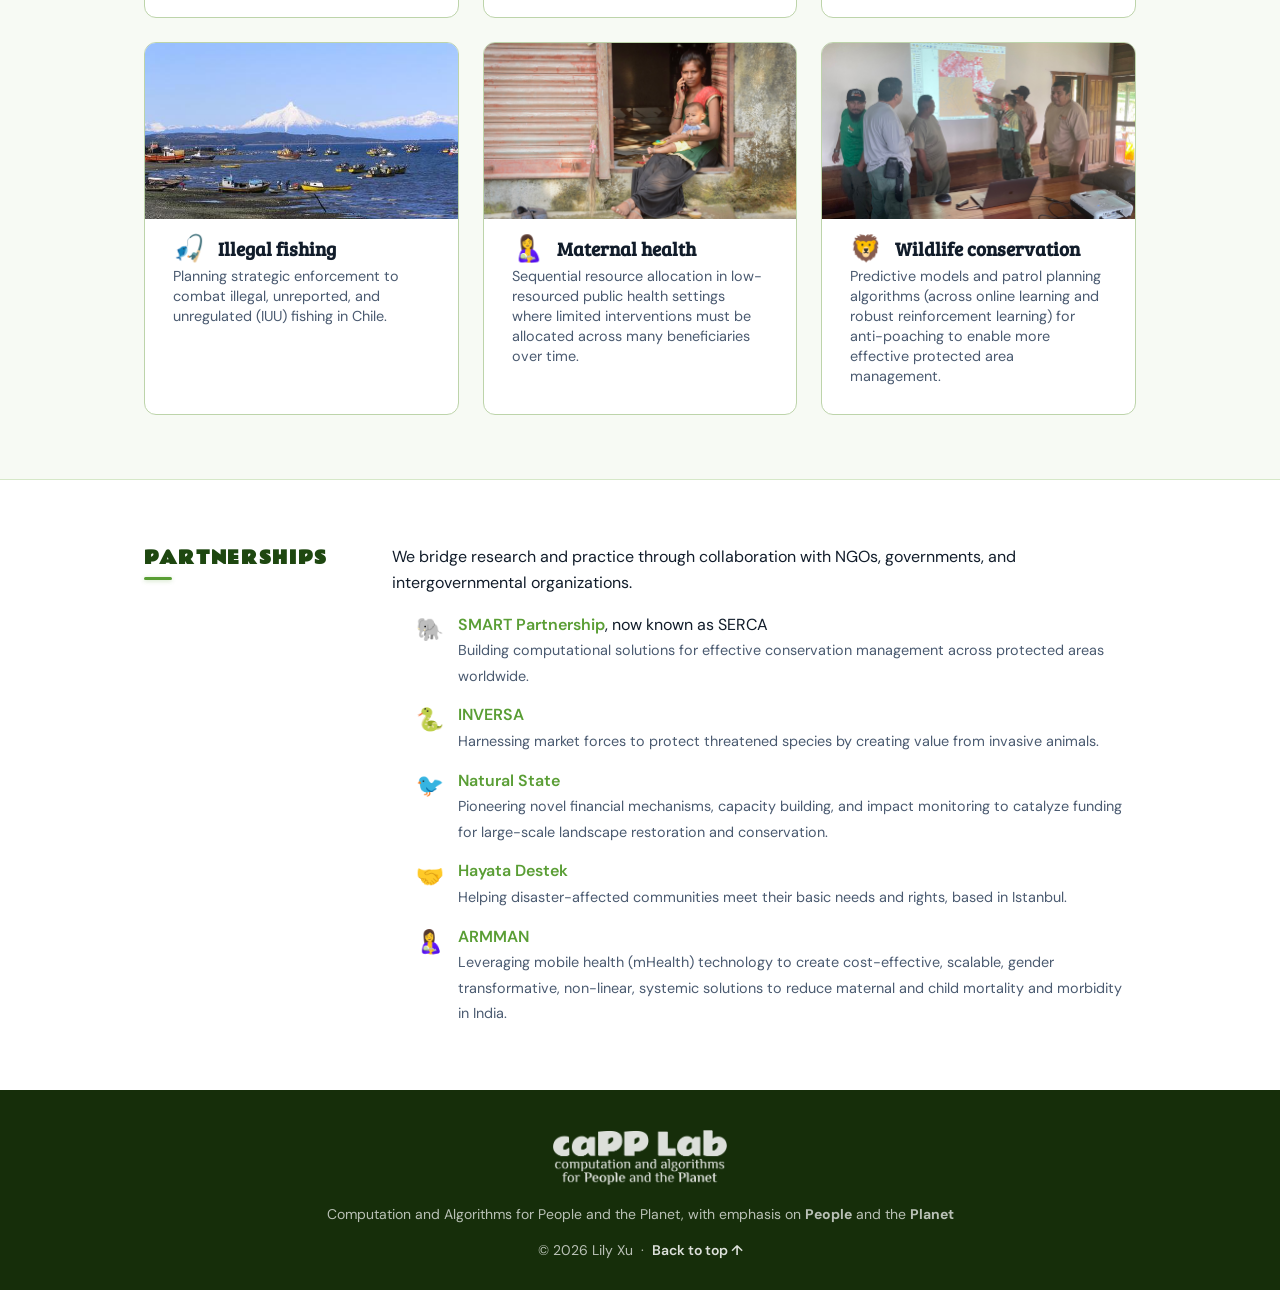
<file: research.html>
<!doctype html><html lang=en><script src="https://www.googletagmanager.com/gtag/js?id=G-HGBW3JQDHS" async></script><script>window.dataLayer=window.dataLayer||[];function gtag(){dataLayer.push(arguments)}gtag(`js`,/* @__PURE__ */ new Date),gtag(`config`,`G-HGBW3JQDHS`);</script><meta charset=utf-8><meta content="width=device-width,initial-scale=1" name=viewport><meta content="Research areas of the caPP Lab at Columbia University." name=description><title>Research — caPP Lab @ Columbia</title><link href=https://fonts.googleapis.com rel=preconnect><link href="https://fonts.googleapis.com/css2?family=Source+Serif+4:ital,opsz,wght@0,8..60,300;0,8..60,400;0,8..60,600;0,8..60,700;1,8..60,400&family=DM+Sans:opsz,wght@9..40,300;9..40,400;9..40,500;9..40,600&display=swap" rel=stylesheet><link href=./logo/fav/favicon-96x96.png rel=icon sizes=96x96 type=image/png><link href=./logo/fav/favicon.svg rel=icon type=image/svg+xml><link rel="shortcut icon" href=/logo/fav/favicon.ico><link href=/logo/fav/apple-touch-icon.png rel=apple-touch-icon sizes=180x180><link href=/logo/fav/site.webmanifest rel=manifest><link href=style.css rel=stylesheet><body><nav class=nav id=main-nav><div class=nav-inner><a class=nav-logo href=./> <img alt="caPP Lab" src=logo/logo_horizontal.png> </a><div class=nav-links id=nav-links><a data-text=Home href=./>Home</a><a data-text=Research href=research.html>Research</a><a data-text=Publications href=publications.html>Publications</a><a data-text=People href=people.html>People</a><a data-text=Join href=join.html>Join</a><a data-text=Resources href=resources.html>Resources</a></div><div class=nav-hamburger id=hamburger><span></span><span></span><span></span></div></div></nav><div class=page-content><div class=page-hero><div class=container><h1>Research</h1><p>We develop AI methods that create real-world impact for people and the planet.</div></div><section class=section><div class=container><div class=section-layout><div class=section-label><h2>Our vision</h2></div><div><p>Planetary health is an emerging field which recognizes that human wellbeing and the health of our planet are inextricably linked. Addressing today's global polycrisis—from biodiversity loss and climate change to food insecurity and infectious disease—demands urgent, time-sensitive action. Unfortunately, the set of possible interventions is vast and available data remains incomplete, making it difficult to anticipate the long-term impacts of our decisions.<p>The caPP Lab seeks to bridge this gap by developing data-driven methods that are both efficient enough to meet the scale of our planet's most pressing challenges and robust to the uncertainty intrinsic to these high-stakes settings. We uncover research questions through close engagement with decision makers on the ground, identify the barriers they face in translating data to action, then design novel AI algorithms to turn messy data into reliable decisions.<p>We envision a future in which fit-for-purpose AI systems are intentionally designed to augment, not replace, the expertise of practitioners. By advancing the state-of-the-art in sequential decision-making and working in close partnership with NGOs, industry, and intergovernmental organizations, we strive to ensure that every algorithmic advance translates into a more sustainable future for both people and the planet.</div></div></div></section><section class=section><div class=container><div class=section-layout><div class=section-label><h2>Topics</h2></div><div><p>Our research sits at the intersection of machine learning, optimization, and causal inference, developing new methodology inspired by practical problems in planetary health.<ul><li><strong>Sequential decision making:</strong> multi-armed bandits, reinforcement learning, robust planning, game theory<li><strong>Machine learning:</strong> ML + causality; ML + optimization; data science; learning in sparse, noisy settings<li><strong>AI for social impact:</strong> AI for conservation, bridging research and practice, community building<li><strong>Biodiversity conservation:</strong> nature financing, protected area management, ranger-based monitoring</ul></div></div></div></section><section class=section><div class=container><div class=research-grid><div class=research-card><img alt="Python capture." title="Removal of Burmese python in Florida. Photo from Florida Fish and Wildlife Conservation Commission." class=research-card-img src=img/python_capture.webp><div class=research-card-content><div class=research-card-header><div class=research-icon>🐍</div><h3>Invasive species management</h3></div><p>Coordinating agents to effectively respond to invasive animals, with a focus on the greater Florida Everglades.</div></div><div class=research-card><img alt="Wetland restoration." title="Distributing food for earthquake relief. Photo from World Food Programme (WFP)." class=research-card-img src=img/earthquake_relief.jpg><div class=research-card-content><div class=research-card-header><div class=research-icon>⛑️</div><h3>Disaster relief</h3></div><p>Equitable and robust resource allocation for sudden-onset disasters, with a focus on earthquake response in Turkey.</div></div><div class=research-card><img alt="Wetland restoration." title="Wetland restoration. Photo from Encyclopedia Britannica." class=research-card-img src=img/restoration.webp><div class=research-card-content><div class=research-card-header><div class=research-icon>🌱</div><h3>Optimal monitoring for biodiversity credits</h3></div><p>Efficient data collection for ecological monitoring to increase the scale and viability of biodiversity credit programs.</div></div><div class=research-card><img alt="Fishing boats in Quellón, Chile." title="Fishing boats in Quellón, Chile. Photo from Wikimedia Commons." class=research-card-img src=img/pescaquellon.jpeg><div class=research-card-content><div class=research-card-header><div class=research-icon>🎣</div><h3>Illegal fishing</h3></div><p>Planning strategic enforcement to combat illegal, unreported, and unregulated (IUU) fishing in Chile.</div></div><div class=research-card><img alt="A mother in India in the mMitra program run by ARMMAN." title="A mother in India in the mMitra program run by ARMMAN. Photo courtesy of ARMMAN." class=research-card-img src=img/mMitra.jpeg><div class=research-card-content><div class=research-card-header><div class=research-icon>🤱</div><h3>Maternal health</h3></div><p>Sequential resource allocation in low-resourced public health settings where limited interventions must be allocated across many beneficiaries over time.</div></div><div class=research-card><img alt="Discussing machine learning predictions of poaching hotspots with rangers in Belize." title="Discussing machine learning predictions of poaching hotspots with rangers in Belize. Photo by Lily Xu." class=research-card-img src=img/belize_paws.jpg><div class=research-card-content><div class=research-card-header><div class=research-icon>🦁</div><h3>Wildlife conservation</h3></div><p>Predictive models and patrol planning algorithms (across online learning and robust reinforcement learning) for anti-poaching to enable more effective protected area management.</div></div></div></div></section><section class=section><div class=container><div class=section-layout><div class=section-label><h2>Partnerships</h2></div><div><p>We bridge research and practice through collaboration with NGOs, governments, and intergovernmental organizations.<ul style=flex-direction:column;gap:14px;margin-top:16px;display:flex><li style=align-items:start;gap:14px;display:flex><span style=flex-shrink:0;font-size:1.4rem>🐘</span><div><strong><a href=https://smartconservationtools.org/ target=_blank>SMART Partnership</a></strong>, now known as SERCA<br><span style=color:var(--text-light);font-size:.9rem>Building computational solutions for effective conservation management across protected areas worldwide.</span></div><li style=align-items:start;gap:14px;display:flex><span style=flex-shrink:0;font-size:1.4rem>🐍</span><div><strong><a href=https://inversa.com/ target=_blank>INVERSA</a></strong><br><span style=color:var(--text-light);font-size:.9rem>Harnessing market forces to protect threatened species by creating value from invasive animals.</span></div><li style=align-items:start;gap:14px;display:flex><span style=flex-shrink:0;font-size:1.4rem>🐦</span><div><strong><a href=https://www.naturalstate.org/ target=_blank>Natural State</a></strong><br><span style=color:var(--text-light);font-size:.9rem>Pioneering novel financial mechanisms, capacity building, and impact monitoring to catalyze funding for large-scale landscape restoration and conservation.</span></div><li style=align-items:start;gap:14px;display:flex><span style=flex-shrink:0;font-size:1.4rem>🤝</span><div><strong><a href=https://www.hayatadestek.org/ target=_blank>Hayata Destek</a></strong><br><span style=color:var(--text-light);font-size:.9rem>Helping disaster-affected communities meet their basic needs and rights, based in Istanbul.</span></div><li style=align-items:start;gap:14px;display:flex><span style=flex-shrink:0;font-size:1.4rem>🤱</span><div><strong><a href=https://armman.org/ target=_blank>ARMMAN</a></strong><br><span style=color:var(--text-light);font-size:.9rem>Leveraging mobile health (mHealth) technology to create cost-effective, scalable, gender transformative, non-linear, systemic solutions to reduce maternal and child mortality and morbidity in India.</span></div></ul></div></div></div></section></div><footer class=footer><div class=container><div class=footer-logo><img alt="caPP Lab" src=logo/logo.png></div><p>Computation and Algorithms for People and the Planet, with emphasis on <strong>People</strong> and the <strong>Planet</strong><p style=margin-top:6px>© 2026 Lily Xu  ·  <a onclick="window.scrollTo(0,0);return false;" href=#>Back to top ↑</a></div></footer><script>// ===== Nav: scroll shadow + logo hide on home hero =====
function updateNavState(){var nav=document.getElementById(`main-nav`);nav.classList.toggle(`scrolled`,window.scrollY>10);var hero=document.getElementById(`home-hero`);if(hero){var heroBottom=hero.getBoundingClientRect().bottom;nav.classList.toggle(`nav-logo-hidden`,heroBottom>70)}else nav.classList.remove(`nav-logo-hidden`)}
// ===== Mobile menu =====
window.addEventListener(`scroll`,updateNavState,{passive:!0}),document.getElementById(`hamburger`).addEventListener(`click`,function(){document.getElementById(`nav-links`).classList.toggle(`open`)});
// ===== BibTeX toggle =====
function showbib(id){var el=document.getElementById(id);el&&(el.style.display=el.style.display===`block`?`none`:`block`)}
// Set active link in nav
document.querySelectorAll(`#pub-tabs .tab-btn`).forEach(function(btn){btn.addEventListener(`click`,function(){document.querySelectorAll(`#pub-tabs .tab-btn`).forEach(function(b){b.classList.remove(`active`)}),btn.classList.add(`active`);var area=btn.dataset.tab;document.querySelectorAll(`#pub-list .pub-item`).forEach(function(item){var areas=item.dataset.area?item.dataset.area.split(` `):[];item.style.display=area===`all`||areas.includes(area)?`block`:`none`})})}),updateNavState(),fadeIn(),document.querySelectorAll(`.nav-links a`).forEach(a=>{a.href.split(`/`).pop()===(location.href.split(`/`).pop()||`index.html`)&&a.classList.add(`active`)});</script>
</file>
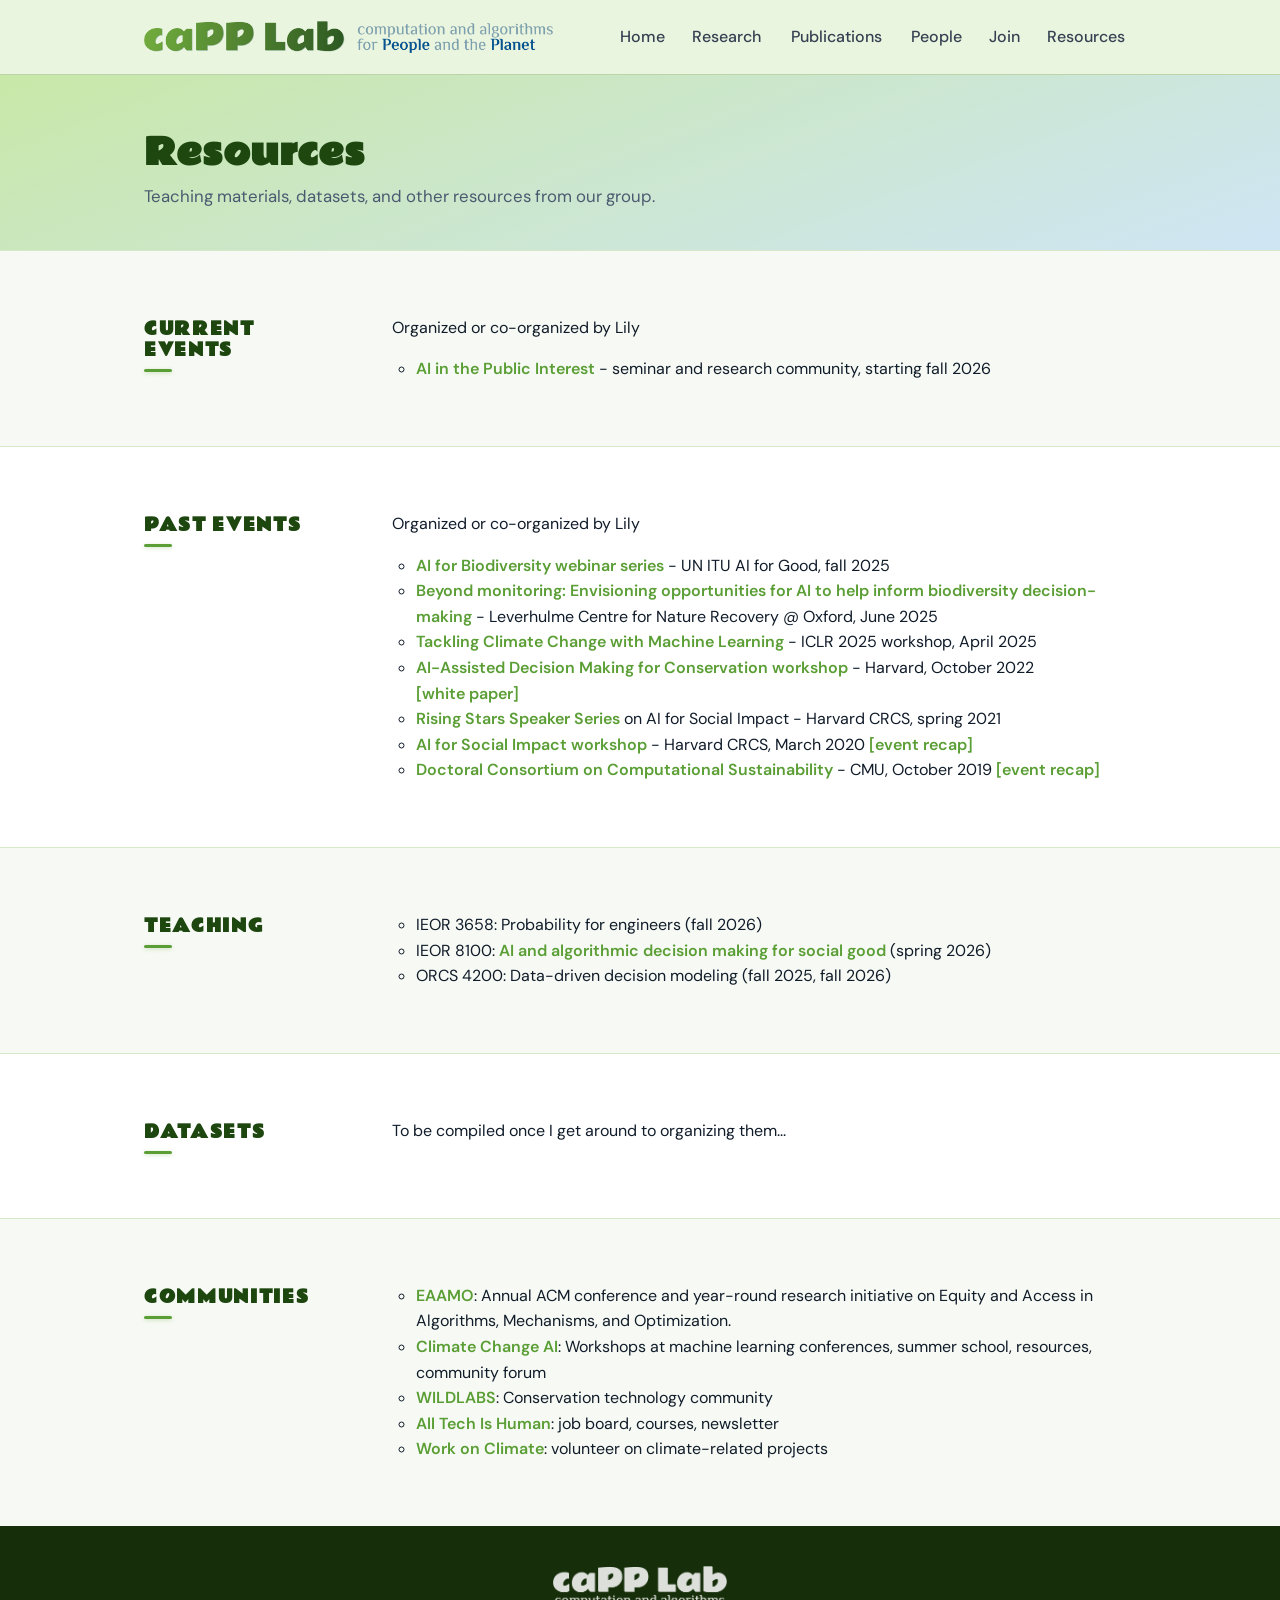
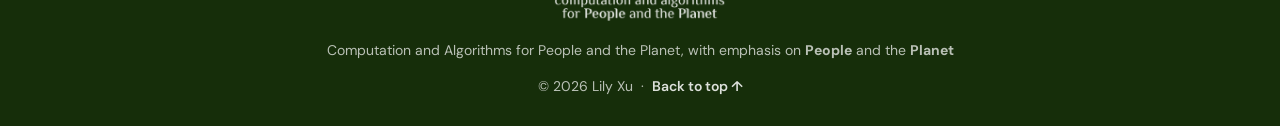
<file: resources.html>
<!doctype html><html lang=en><script src="https://www.googletagmanager.com/gtag/js?id=G-HGBW3JQDHS" async></script><script>window.dataLayer=window.dataLayer||[];function gtag(){dataLayer.push(arguments)}gtag(`js`,/* @__PURE__ */ new Date),gtag(`config`,`G-HGBW3JQDHS`);</script><meta charset=utf-8><meta content="width=device-width,initial-scale=1" name=viewport><meta content="Resources from the caPP Lab at Columbia University." name=description><title>Resources — caPP Lab @ Columbia</title><link href=https://fonts.googleapis.com rel=preconnect><link href="https://fonts.googleapis.com/css2?family=Source+Serif+4:ital,opsz,wght@0,8..60,300;0,8..60,400;0,8..60,600;0,8..60,700;1,8..60,400&family=DM+Sans:opsz,wght@9..40,300;9..40,400;9..40,500;9..40,600&display=swap" rel=stylesheet><link href=./logo/fav/favicon-96x96.png rel=icon sizes=96x96 type=image/png><link href=./logo/fav/favicon.svg rel=icon type=image/svg+xml><link rel="shortcut icon" href=/logo/fav/favicon.ico><link href=/logo/fav/apple-touch-icon.png rel=apple-touch-icon sizes=180x180><link href=/logo/fav/site.webmanifest rel=manifest><link href=style.css rel=stylesheet><body><nav class=nav id=main-nav><div class=nav-inner><a class=nav-logo href=./> <img alt="caPP Lab" src=logo/logo_horizontal.png> </a><div class=nav-links id=nav-links><a data-text=Home href=./>Home</a><a data-text=Research href=research.html>Research</a><a data-text=Publications href=publications.html>Publications</a><a data-text=People href=people.html>People</a><a data-text=Join href=join.html>Join</a><a data-text=Resources href=resources.html>Resources</a></div><div class=nav-hamburger id=hamburger><span></span><span></span><span></span></div></div></nav><div class=page-content><div class=page-hero><div class=container><h1>Resources</h1><p>Teaching materials, datasets, and other resources from our group.</div></div><section class=section><div class=container><div class=section-layout><div class=section-label><h2>Current events</h2></div><div><p>Organized or co-organized by Lily<ul><li><a href="https://daplab.cs.columbia.edu/events.html?type=ai-in-the-public-interest" target=_blank>AI in the Public Interest</a> - seminar and research community, starting fall 2026</ul></div></div></div></section><section class=section><div class=container><div class=section-layout><div class=section-label><h2>Past events</h2></div><div><p>Organized or co-organized by Lily<ul><li><a href=https://aiforgood.itu.int/eventcat/discovery-ai-for-biodiversity/ target=_blank>AI for Biodiversity webinar series</a> - UN ITU AI for Good, fall 2025<li><a href=http://lily-x.github.io/events/biodiversity_decisions_workshop.html target=_blank>Beyond monitoring: Envisioning opportunities for AI to help inform biodiversity decision-making</a> - Leverhulme Centre for Nature Recovery @ Oxford, June 2025<li><a href=https://www.climatechange.ai/events/iclr2025 target=_blank>Tackling Climate Change with Machine Learning</a> - ICLR 2025 workshop, April 2025<li><a href=http://lily-x.github.io/events/2022/ai_conservation_workshop.html target=_blank>AI-Assisted Decision Making for Conservation workshop</a> - Harvard, October 2022 <a href=http://arxiv.org/pdf/2307.08774.pdf target=_blank>[white paper]</a><li><a href=http://lily-x.github.io/events/2021/aisi_speaker_series.html target=_blank>Rising Stars Speaker Series</a> on AI for Social Impact - Harvard CRCS, spring 2021<li><a href=http://lily-x.github.io/events/2020/ai_social_impact.html target=_blank>AI for Social Impact workshop</a> - Harvard CRCS, March 2020 <a href=http://lily-x.github.io/events/2020/aisi_workshop_recap.html target=_blank>[event recap]</a><li><a href=https://www.compsust.net/compsust-2019/ target=_blank>Doctoral Consortium on Computational Sustainability</a> - CMU, October 2019 <a href=https://blog.computational-sustainability.org/2019/11/05/a-recap-of-compsust-dc-2019/ target=_blank>[event recap]</a></ul></div></div></div></section><section class=section><div class=container><div class=section-layout><div class=section-label><h2>Teaching</h2></div><div><ul><li>IEOR 3658: Probability for engineers (fall 2026)<li>IEOR 8100: <a href=https://lily-x.github.io/teaching/IEOR8100/2026/index.html target=_blank>AI and algorithmic decision making for social good</a> (spring 2026)<li>ORCS 4200: Data-driven decision modeling (fall 2025, fall 2026)</ul></div></div></div></section><section class=section><div class=container><div class=section-layout><div class=section-label><h2>Datasets</h2></div><div><p>To be compiled once I get around to organizing them...</div></div></div></section><section class=section><div class=container><div class=section-layout><div class=section-label><h2>Communities</h2></div><ul><li><a href=https://www.eaamo.org/ target=_blank>EAAMO</a>: Annual ACM conference and year-round research initiative on Equity and Access in Algorithms, Mechanisms, and Optimization.<li><a href=https://www.climatechange.ai/ target=_blank>Climate Change AI</a>: Workshops at machine learning conferences, summer school, resources, community forum<li><a href=https://wildlabs.net/ target=_blank>WILDLABS</a>: Conservation technology community<li><a href=https://alltechishuman.org/ target=_blank>All Tech Is Human</a>: job board, courses, newsletter<li><a href=https://workonclimate.org/ target=_blank>Work on Climate</a>: volunteer on climate-related projects</ul></div></div></section></div><footer class=footer><div class=container><div class=footer-logo><img alt="caPP Lab" src=logo/logo.png></div><p>Computation and Algorithms for People and the Planet, with emphasis on <strong>People</strong> and the <strong>Planet</strong><p style=margin-top:6px>© 2026 Lily Xu  ·  <a onclick="window.scrollTo(0,0);return false;" href=#>Back to top ↑</a></div></footer><script>// ===== Nav: scroll shadow + logo hide on home hero =====
function updateNavState(){var nav=document.getElementById(`main-nav`);nav.classList.toggle(`scrolled`,window.scrollY>10);var hero=document.getElementById(`home-hero`);if(hero){var heroBottom=hero.getBoundingClientRect().bottom;nav.classList.toggle(`nav-logo-hidden`,heroBottom>70)}else nav.classList.remove(`nav-logo-hidden`)}
// ===== Mobile menu =====
window.addEventListener(`scroll`,updateNavState,{passive:!0}),document.getElementById(`hamburger`).addEventListener(`click`,function(){document.getElementById(`nav-links`).classList.toggle(`open`)});
// ===== BibTeX toggle =====
function showbib(id){var el=document.getElementById(id);el&&(el.style.display=el.style.display===`block`?`none`:`block`)}
// Set active link in nav
document.querySelectorAll(`#pub-tabs .tab-btn`).forEach(function(btn){btn.addEventListener(`click`,function(){document.querySelectorAll(`#pub-tabs .tab-btn`).forEach(function(b){b.classList.remove(`active`)}),btn.classList.add(`active`);var area=btn.dataset.tab;document.querySelectorAll(`#pub-list .pub-item`).forEach(function(item){var areas=item.dataset.area?item.dataset.area.split(` `):[];item.style.display=area===`all`||areas.includes(area)?`block`:`none`})})}),updateNavState(),fadeIn(),document.querySelectorAll(`.nav-links a`).forEach(a=>{a.href.split(`/`).pop()===(location.href.split(`/`).pop()||`index.html`)&&a.classList.add(`active`)});</script>
</file>
